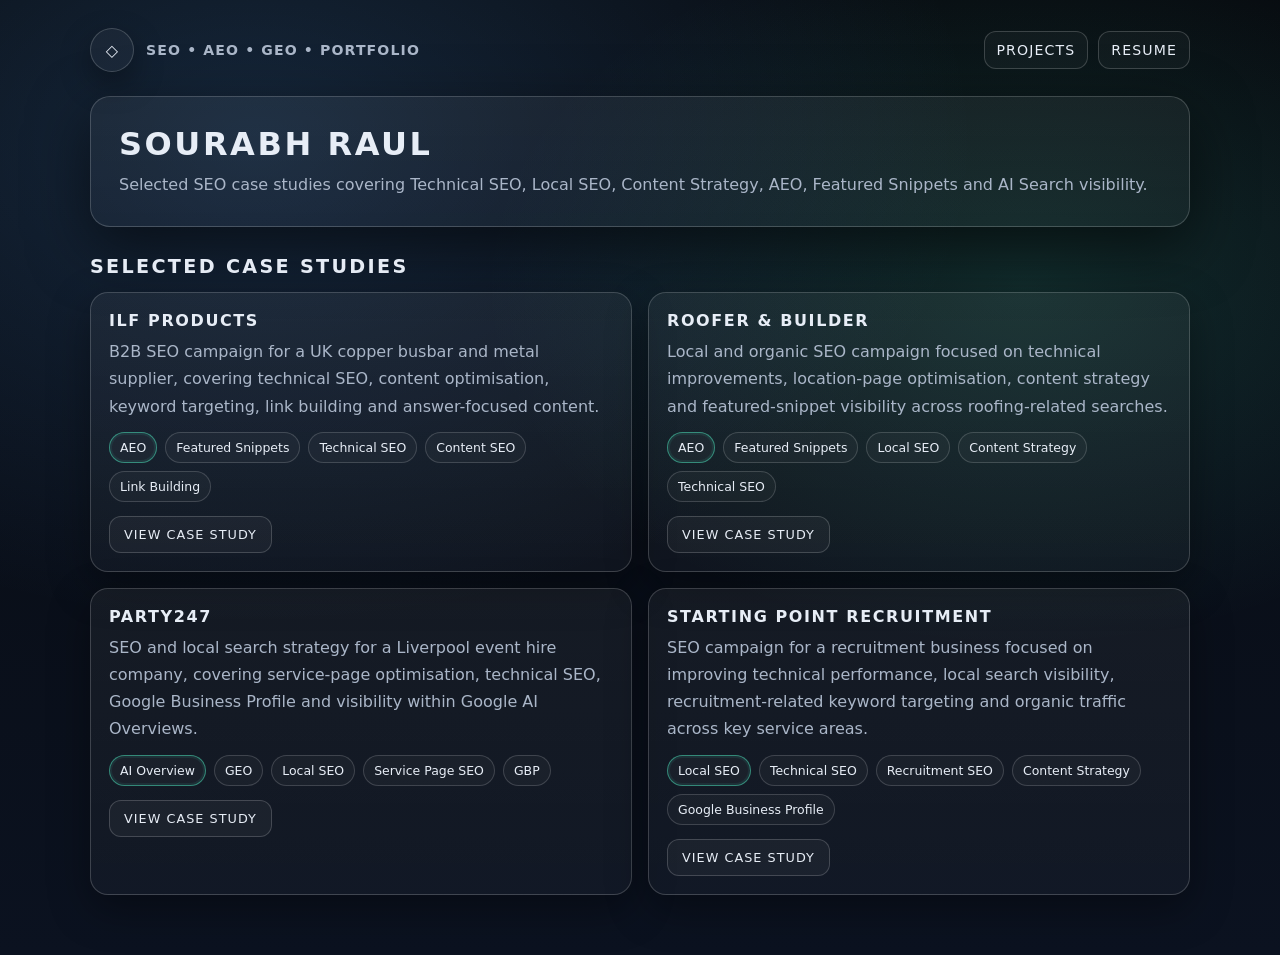
<file: index.html>
<!doctype html>
<html lang="en">

<head>
  <meta charset="utf-8" />

  <meta
    name="viewport"
    content="width=device-width, initial-scale=1"
  />

  <title>SEO Portfolio | Sourabh Raul</title>

  <meta
    name="description"
    content="SEO case studies covering Technical SEO, Local SEO, Content Strategy, AEO, Featured Snippets and AI Search visibility."
  />

  <!-- Keep this portfolio out of search engines -->
  <meta
    name="robots"
    content="noindex, nofollow, noarchive"
  />

  <link
    rel="canonical"
    href="https://sourabhraul95.github.io/seo-portfolio/"
  />

  <link
    rel="stylesheet"
    href="assets/css/style.css"
  />

</head>


<body>

  <div class="container">


    <!-- Header -->

    <header class="topbar">

      <div class="brand">

        <div class="logo">
          ◇
        </div>

        <div class="brand-title">
          SEO • AEO • GEO • Portfolio
        </div>

      </div>


      <nav class="nav" aria-label="Portfolio navigation">

        <a href="#projects">
          Projects
        </a>

        <a
          href="https://sourabhraul95.github.io/"
          target="_blank"
          rel="noopener noreferrer"
        >
          Resume
        </a>

      </nav>

    </header>



    <!-- Hero -->

    <section class="hero">

      <h1>
        Sourabh Raul
      </h1>

      <p>
        Selected SEO case studies covering Technical SEO, Local SEO,
        Content Strategy, AEO, Featured Snippets and AI Search visibility.
      </p>

    </section>



    <!-- Selected Case Studies -->

    <h2
      id="projects"
      class="section-title"
    >
      Selected Case Studies
    </h2>


    <div class="projects-grid">


      <!-- ILF PRODUCTS -->

      <div class="card">

        <h2>
          ILF Products
        </h2>

        <p>
          B2B SEO campaign for a UK copper busbar and metal supplier,
          covering technical SEO, content optimisation, keyword targeting,
          link building and answer-focused content.
        </p>

        <div class="chips">

          <span class="chip accent">
            AEO
          </span>

          <span class="chip">
            Featured Snippets
          </span>

          <span class="chip">
            Technical SEO
          </span>

          <span class="chip">
            Content SEO
          </span>

          <span class="chip">
            Link Building
          </span>

        </div>

        <a
          class="btn"
          href="ilf-products.html"
        >
          View Case Study
        </a>

      </div>



      <!-- ROOFER & BUILDER -->

      <div class="card">

        <h2>
          Roofer &amp; Builder
        </h2>

        <p>
          Local and organic SEO campaign focused on technical improvements,
          location-page optimisation, content strategy and featured-snippet
          visibility across roofing-related searches.
        </p>

        <div class="chips">

          <span class="chip accent">
            AEO
          </span>

          <span class="chip">
            Featured Snippets
          </span>

          <span class="chip">
            Local SEO
          </span>

          <span class="chip">
            Content Strategy
          </span>

          <span class="chip">
            Technical SEO
          </span>

        </div>

        <a
          class="btn"
          href="roofer-builder.html"
        >
          View Case Study
        </a>

      </div>



      <!-- PARTY247 -->

      <div class="card">

        <h2>
          Party247
        </h2>

        <p>
          SEO and local search strategy for a Liverpool event hire company,
          covering service-page optimisation, technical SEO, Google Business
          Profile and visibility within Google AI Overviews.
        </p>

        <div class="chips">

          <span class="chip accent">
            AI Overview
          </span>

          <span class="chip">
            GEO
          </span>

          <span class="chip">
            Local SEO
          </span>

          <span class="chip">
            Service Page SEO
          </span>

          <span class="chip">
            GBP
          </span>

        </div>

        <a
          class="btn"
          href="party247.html"
        >
          View Case Study
        </a>

      </div>



      <!-- STARTING POINT RECRUITMENT -->

      <div class="card">

        <h2>
          Starting Point Recruitment
        </h2>

        <p>
          SEO campaign for a recruitment business focused on improving
          technical performance, local search visibility, recruitment-related
          keyword targeting and organic traffic across key service areas.
        </p>

        <div class="chips">

          <span class="chip accent">
            Local SEO
          </span>

          <span class="chip">
            Technical SEO
          </span>

          <span class="chip">
            Recruitment SEO
          </span>

          <span class="chip">
            Content Strategy
          </span>

          <span class="chip">
            Google Business Profile
          </span>

        </div>

        <a
          class="btn"
          href="starting-point-recruitment.html"
        >
          View Case Study
        </a>

      </div>


    </div>

</body>

</html>
</file>
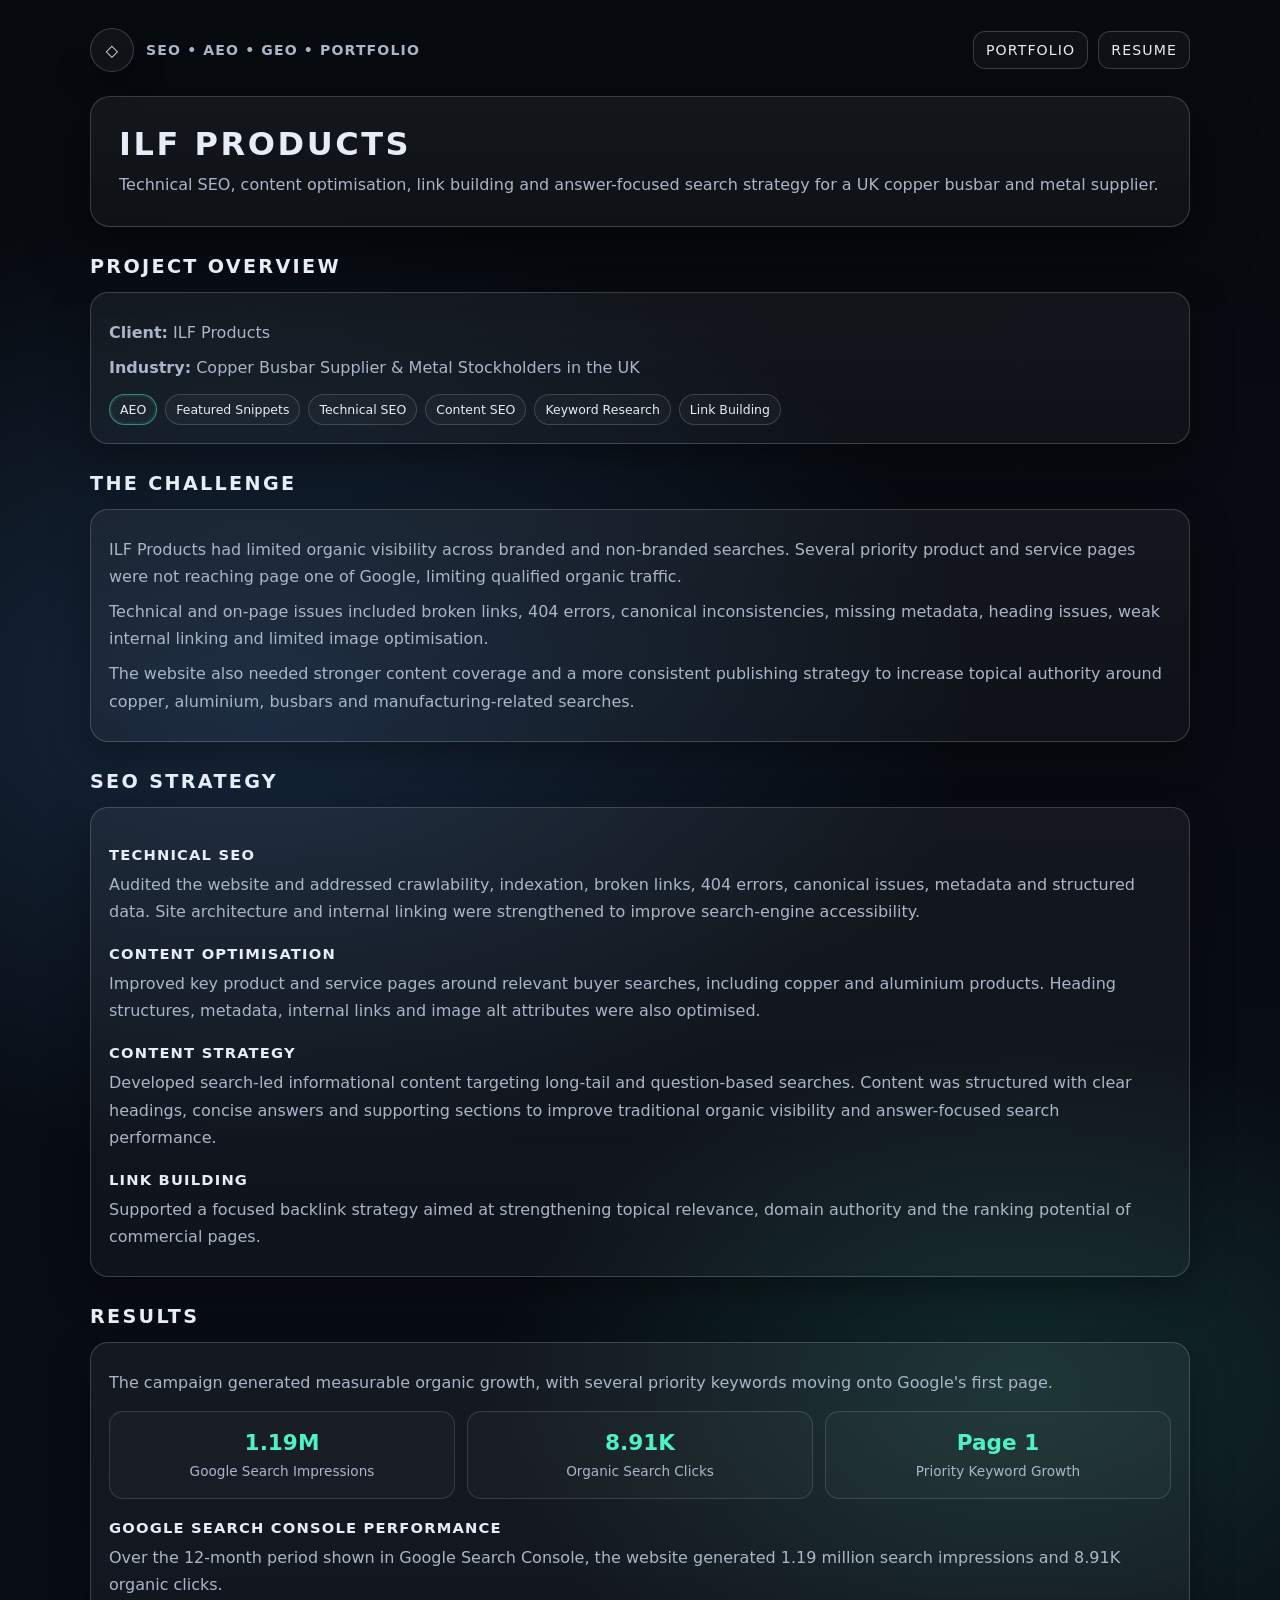
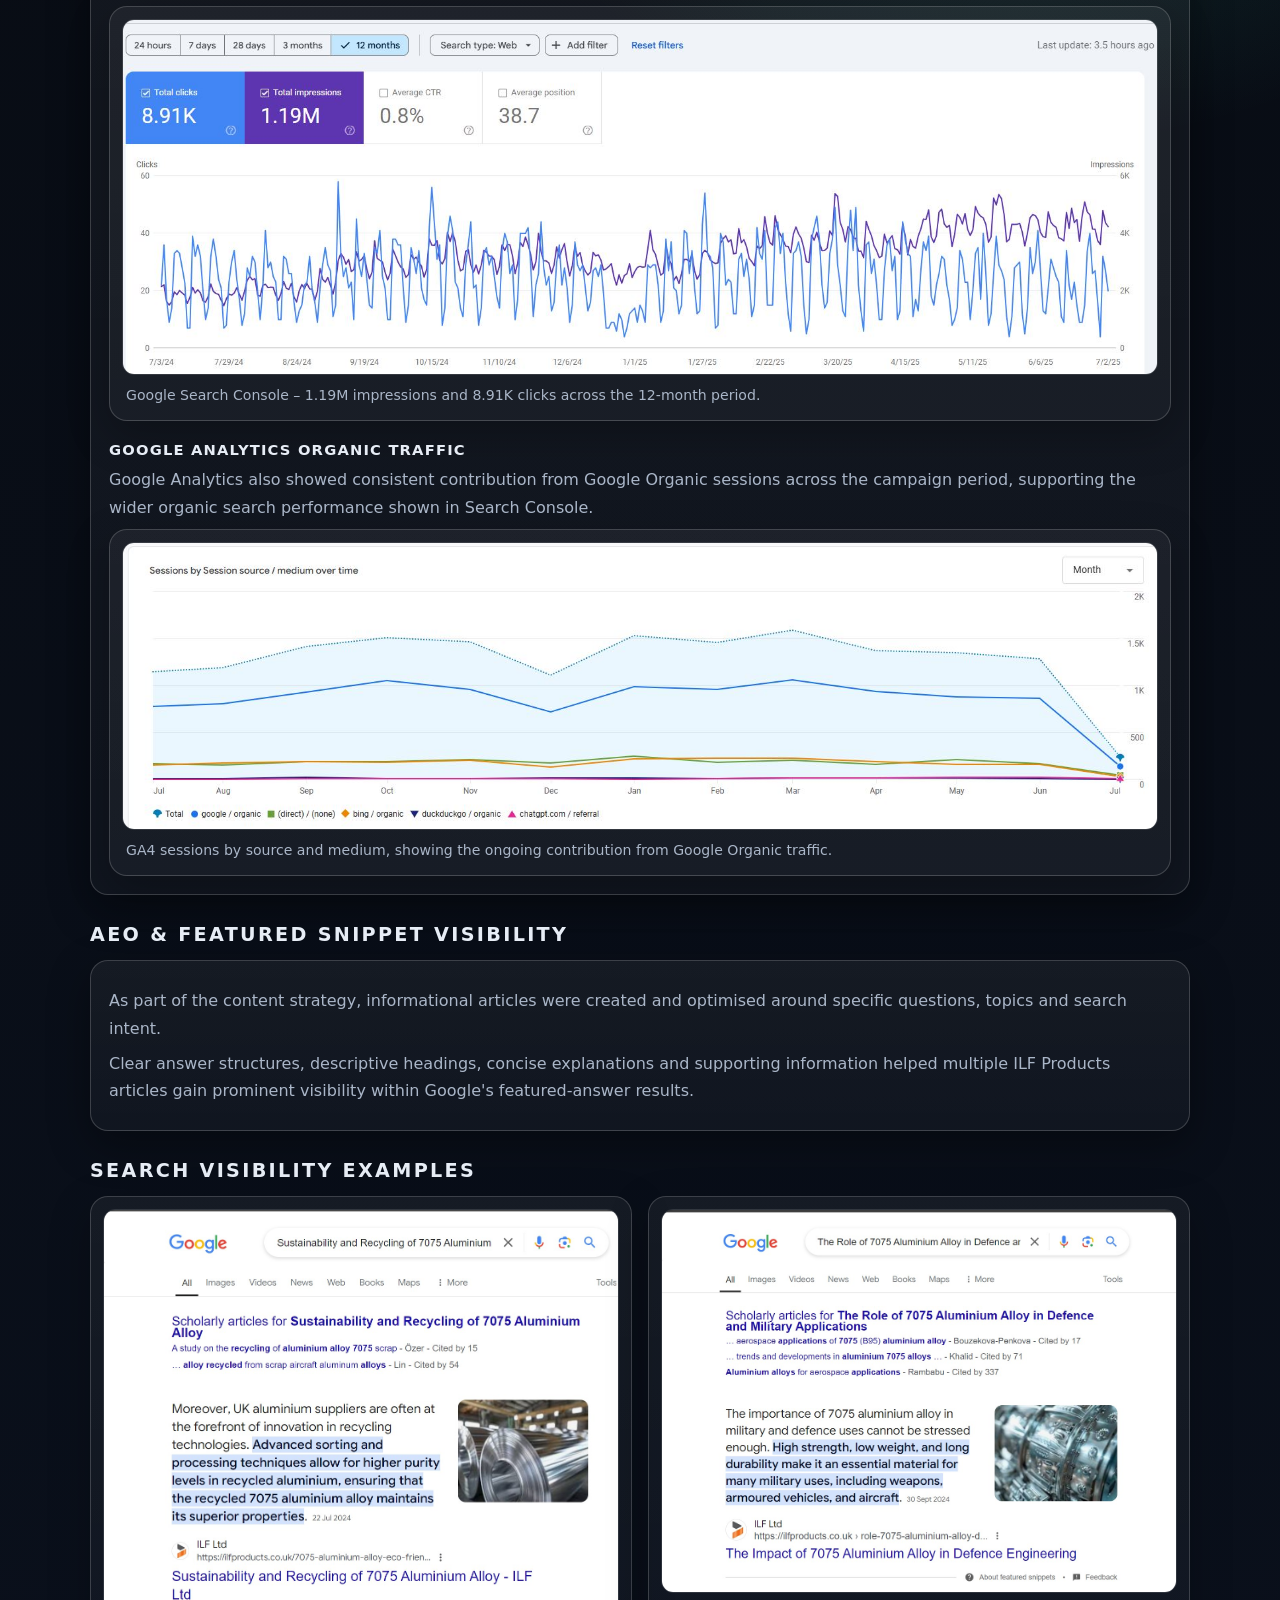
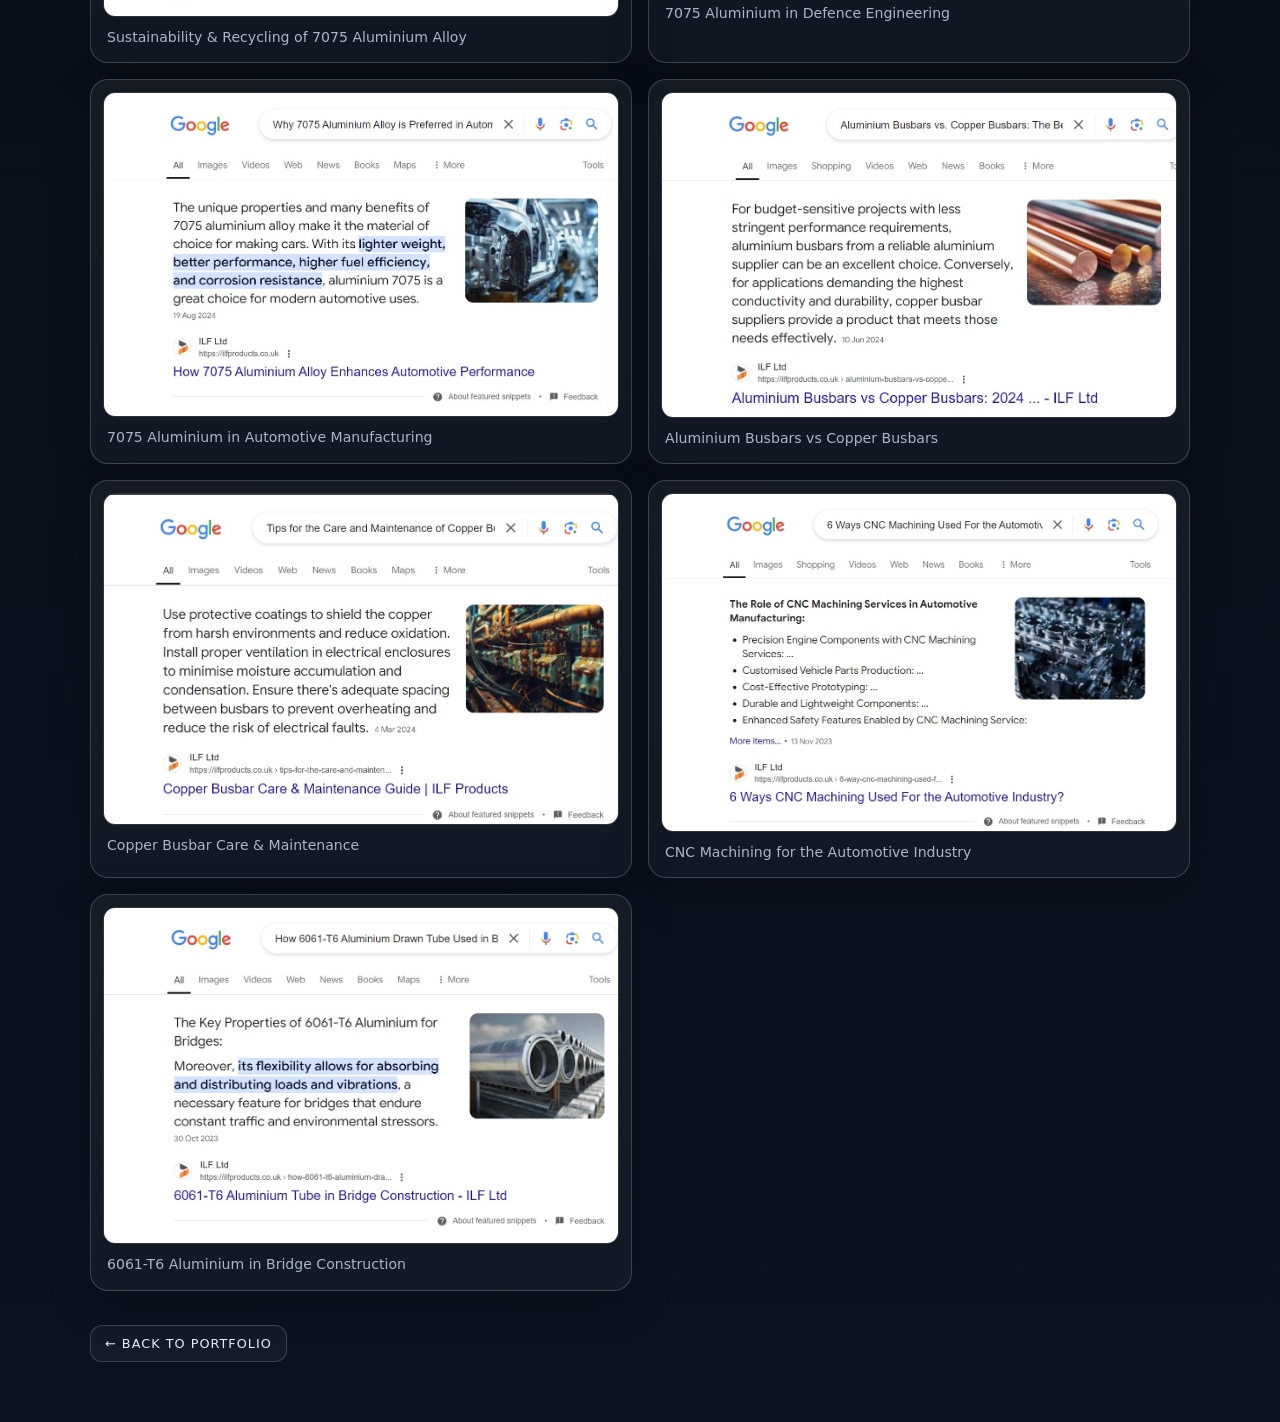
<file: ilf-products.html>
<!doctype html>
<html lang="en">

<head>
  <meta charset="utf-8" />

  <meta
    name="viewport"
    content="width=device-width, initial-scale=1"
  />

  <title>ILF Products SEO Case Study | Sourabh Raul</title>

  <meta
    name="description"
    content="ILF Products SEO case study covering technical SEO, content optimisation, link building, AEO and featured snippet visibility."
  />

  <meta
    name="robots"
    content="noindex, nofollow, noarchive"
  />

  <link
    rel="stylesheet"
    href="assets/css/style.css"
  />

</head>


<body>

<div class="container">


  <!-- Header -->

  <header class="topbar">

    <div class="brand">

      <div class="logo">
        ◇
      </div>

      <div class="brand-title">
        SEO • AEO • GEO • Portfolio
      </div>

    </div>


    <nav class="nav">

      <a href="index.html">
        Portfolio
      </a>

      <a
        href="https://sourabhraul95.github.io/"
        target="_blank"
        rel="noopener noreferrer"
      >
        Resume
      </a>

    </nav>

  </header>



  <!-- Case Study Introduction -->

  <section class="hero">

    <h1>
      ILF Products
    </h1>

    <p>
      Technical SEO, content optimisation, link building and
      answer-focused search strategy for a UK copper busbar
      and metal supplier.
    </p>

  </section>



  <!-- Overview -->

  <h2 class="section-title">
    Project Overview
  </h2>

  <div class="card">

    <p>
      <strong>Client:</strong> ILF Products
    </p>

    <p>
      <strong>Industry:</strong>
      Copper Busbar Supplier &amp; Metal Stockholders in the UK
    </p>

    <div class="chips">

      <span class="chip accent">
        AEO
      </span>

      <span class="chip">
        Featured Snippets
      </span>

      <span class="chip">
        Technical SEO
      </span>

      <span class="chip">
        Content SEO
      </span>

      <span class="chip">
        Keyword Research
      </span>

      <span class="chip">
        Link Building
      </span>

    </div>

  </div>



  <!-- Challenge -->

  <h2 class="section-title">
    The Challenge
  </h2>

  <div class="card">

    <p>
      ILF Products had limited organic visibility across branded
      and non-branded searches. Several priority product and service
      pages were not reaching page one of Google, limiting qualified
      organic traffic.
    </p>

    <p>
      Technical and on-page issues included broken links, 404 errors,
      canonical inconsistencies, missing metadata, heading issues,
      weak internal linking and limited image optimisation.
    </p>

    <p>
      The website also needed stronger content coverage and a more
      consistent publishing strategy to increase topical authority
      around copper, aluminium, busbars and manufacturing-related
      searches.
    </p>

  </div>



  <!-- Strategy -->

  <h2 class="section-title">
    SEO Strategy
  </h2>

  <div class="card">

    <h3>
      Technical SEO
    </h3>

    <p>
      Audited the website and addressed crawlability, indexation,
      broken links, 404 errors, canonical issues, metadata and
      structured data. Site architecture and internal linking were
      strengthened to improve search-engine accessibility.
    </p>


    <h3>
      Content Optimisation
    </h3>

    <p>
      Improved key product and service pages around relevant
      buyer searches, including copper and aluminium products.
      Heading structures, metadata, internal links and image alt
      attributes were also optimised.
    </p>


    <h3>
      Content Strategy
    </h3>

    <p>
      Developed search-led informational content targeting
      long-tail and question-based searches. Content was structured
      with clear headings, concise answers and supporting sections
      to improve traditional organic visibility and answer-focused
      search performance.
    </p>


    <h3>
      Link Building
    </h3>

    <p>
      Supported a focused backlink strategy aimed at strengthening
      topical relevance, domain authority and the ranking potential
      of commercial pages.
    </p>

  </div>



  <!-- Results -->

  <h2 class="section-title">
    Results
  </h2>

  <div class="card">

    <p>
      The campaign generated measurable organic growth, with several
      priority keywords moving onto Google's first page.
    </p>


    <div class="stats-grid">

      <div class="stat">
        <strong>1.19M</strong>
        <span>Google Search Impressions</span>
      </div>

      <div class="stat">
        <strong>8.91K</strong>
        <span>Organic Search Clicks</span>
      </div>

      <div class="stat">
        <strong>Page 1</strong>
        <span>Priority Keyword Growth</span>
      </div>

    </div>


    <!-- GSC Performance -->

    <h3>
      Google Search Console Performance
    </h3>

    <p>
      Over the 12-month period shown in Google Search Console,
      the website generated 1.19 million search impressions and
      8.91K organic clicks.
    </p>

    <div class="case-image">

      <img
        src="assets/img/ilf/ilf-gsc-performance.JPG"
        alt="ILF Products Google Search Console performance showing 1.19 million impressions and 8.91 thousand clicks"
        loading="lazy"
      />

      <p>
        Google Search Console – 1.19M impressions and
        8.91K clicks across the 12-month period.
      </p>

    </div>


    <!-- GA4 Performance -->

    <h3>
      Google Analytics Organic Traffic
    </h3>

    <p>
      Google Analytics also showed consistent contribution from
      Google Organic sessions across the campaign period, supporting
      the wider organic search performance shown in Search Console.
    </p>

    <div class="case-image">

      <img
        src="assets/img/ilf/ilf-ga4-organic-sessions.JPG"
        alt="ILF Products Google Analytics sessions by source and medium showing Google organic traffic"
        loading="lazy"
      />

      <p>
        GA4 sessions by source and medium, showing the ongoing
        contribution from Google Organic traffic.
      </p>

    </div>

  </div>



  <!-- AEO -->

  <h2 class="section-title">
    AEO &amp; Featured Snippet Visibility
  </h2>

  <div class="card">

    <p>
      As part of the content strategy, informational articles were
      created and optimised around specific questions, topics and
      search intent.
    </p>

    <p>
      Clear answer structures, descriptive headings, concise
      explanations and supporting information helped multiple
      ILF Products articles gain prominent visibility within
      Google's featured-answer results.
    </p>

  </div>



  <!-- Screenshot Gallery -->

  <h2 class="section-title">
    Search Visibility Examples
  </h2>


  <div class="case-gallery">


    <div class="case-image">

      <img
        src="assets/img/ilf/ilf-7075-sustainability.jpg.jpg"
        alt="ILF Products 7075 aluminium sustainability featured search result"
        loading="lazy"
      />

      <p>
        Sustainability &amp; Recycling of 7075 Aluminium Alloy
      </p>

    </div>


    <div class="case-image">

      <img
        src="assets/img/ilf/ilf-7075-defence.jpg.jpg"
        alt="ILF Products 7075 aluminium defence featured search result"
        loading="lazy"
      />

      <p>
        7075 Aluminium in Defence Engineering
      </p>

    </div>


    <div class="case-image">

      <img
        src="assets/img/ilf/ilf-7075-automotive.jpg.jpg"
        alt="ILF Products automotive aluminium featured search result"
        loading="lazy"
      />

      <p>
        7075 Aluminium in Automotive Manufacturing
      </p>

    </div>


    <div class="case-image">

      <img
        src="assets/img/ilf/ilf-busbar-comparison.jpg.jpg"
        alt="ILF Products aluminium versus copper busbars featured result"
        loading="lazy"
      />

      <p>
        Aluminium Busbars vs Copper Busbars
      </p>

    </div>


    <div class="case-image">

      <img
        src="assets/img/ilf/ilf-copper-busbar-care.jpg.jpg"
        alt="ILF Products copper busbar maintenance featured result"
        loading="lazy"
      />

      <p>
        Copper Busbar Care &amp; Maintenance
      </p>

    </div>


    <div class="case-image">

      <img
        src="assets/img/ilf/ilf-cnc-automotive.jpg.jpg"
        alt="ILF Products CNC automotive featured search result"
        loading="lazy"
      />

      <p>
        CNC Machining for the Automotive Industry
      </p>

    </div>


    <div class="case-image">

      <img
        src="assets/img/ilf/ilf-6061-bridge.jpg.jpg"
        alt="ILF Products aluminium bridge construction featured result"
        loading="lazy"
      />

      <p>
        6061-T6 Aluminium in Bridge Construction
      </p>

    </div>


  </div>



  <!-- Back Button -->

  <div class="btn-row">

    <a
      class="btn"
      href="index.html"
    >
      ← Back to Portfolio
    </a>

  </div>


</div>

</body>

</html>
</file>
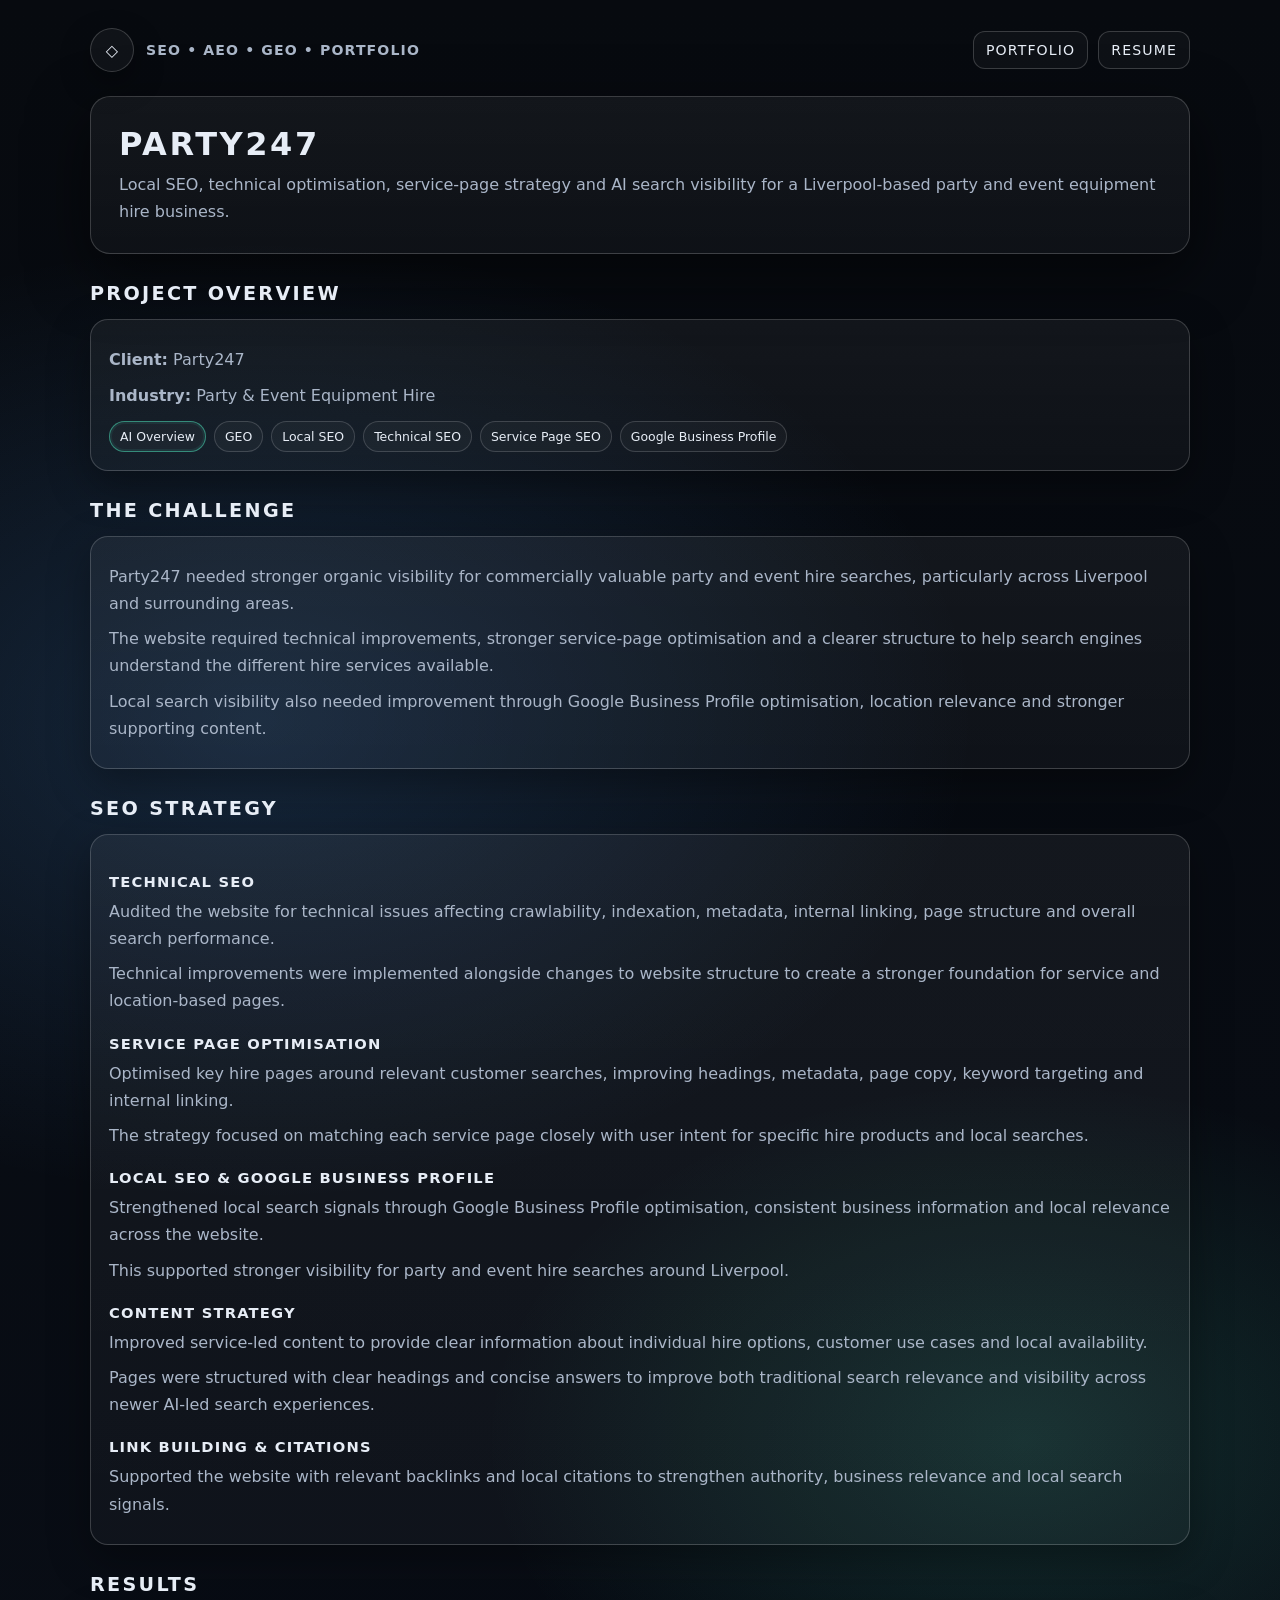
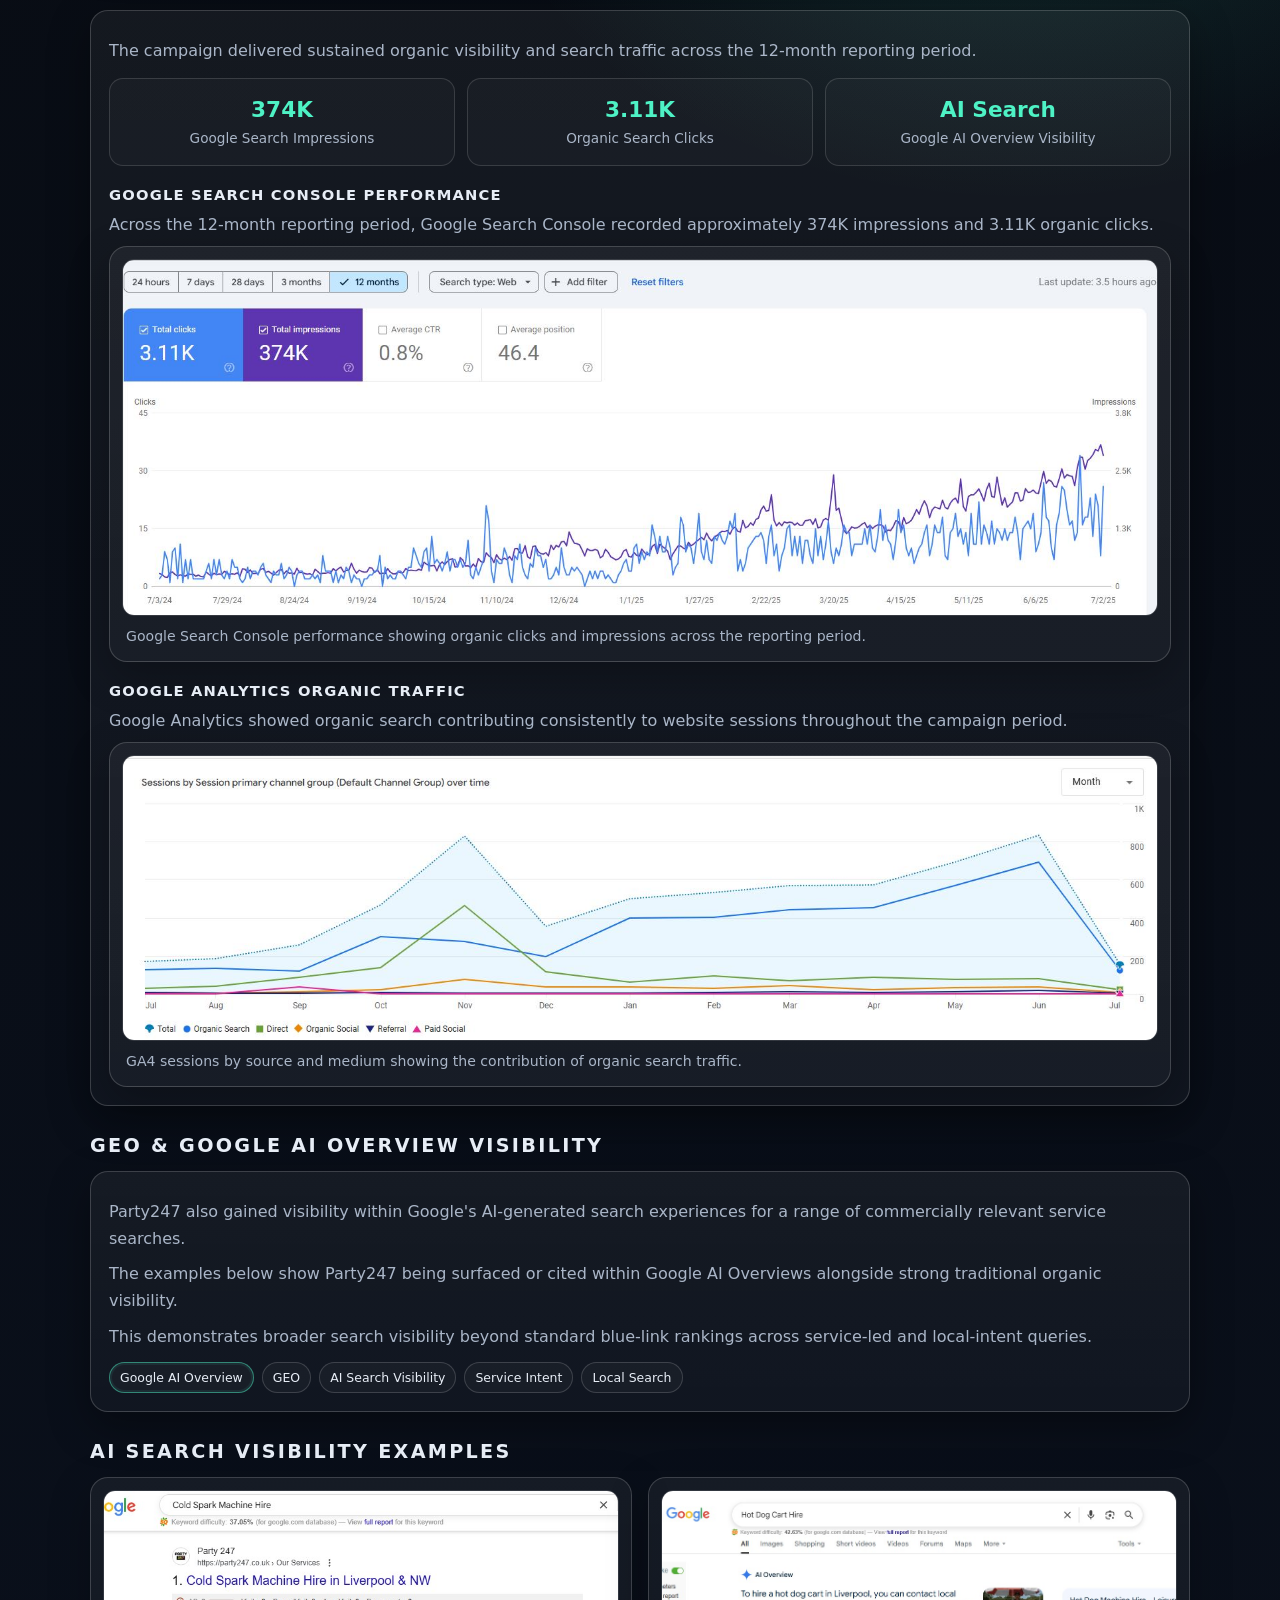
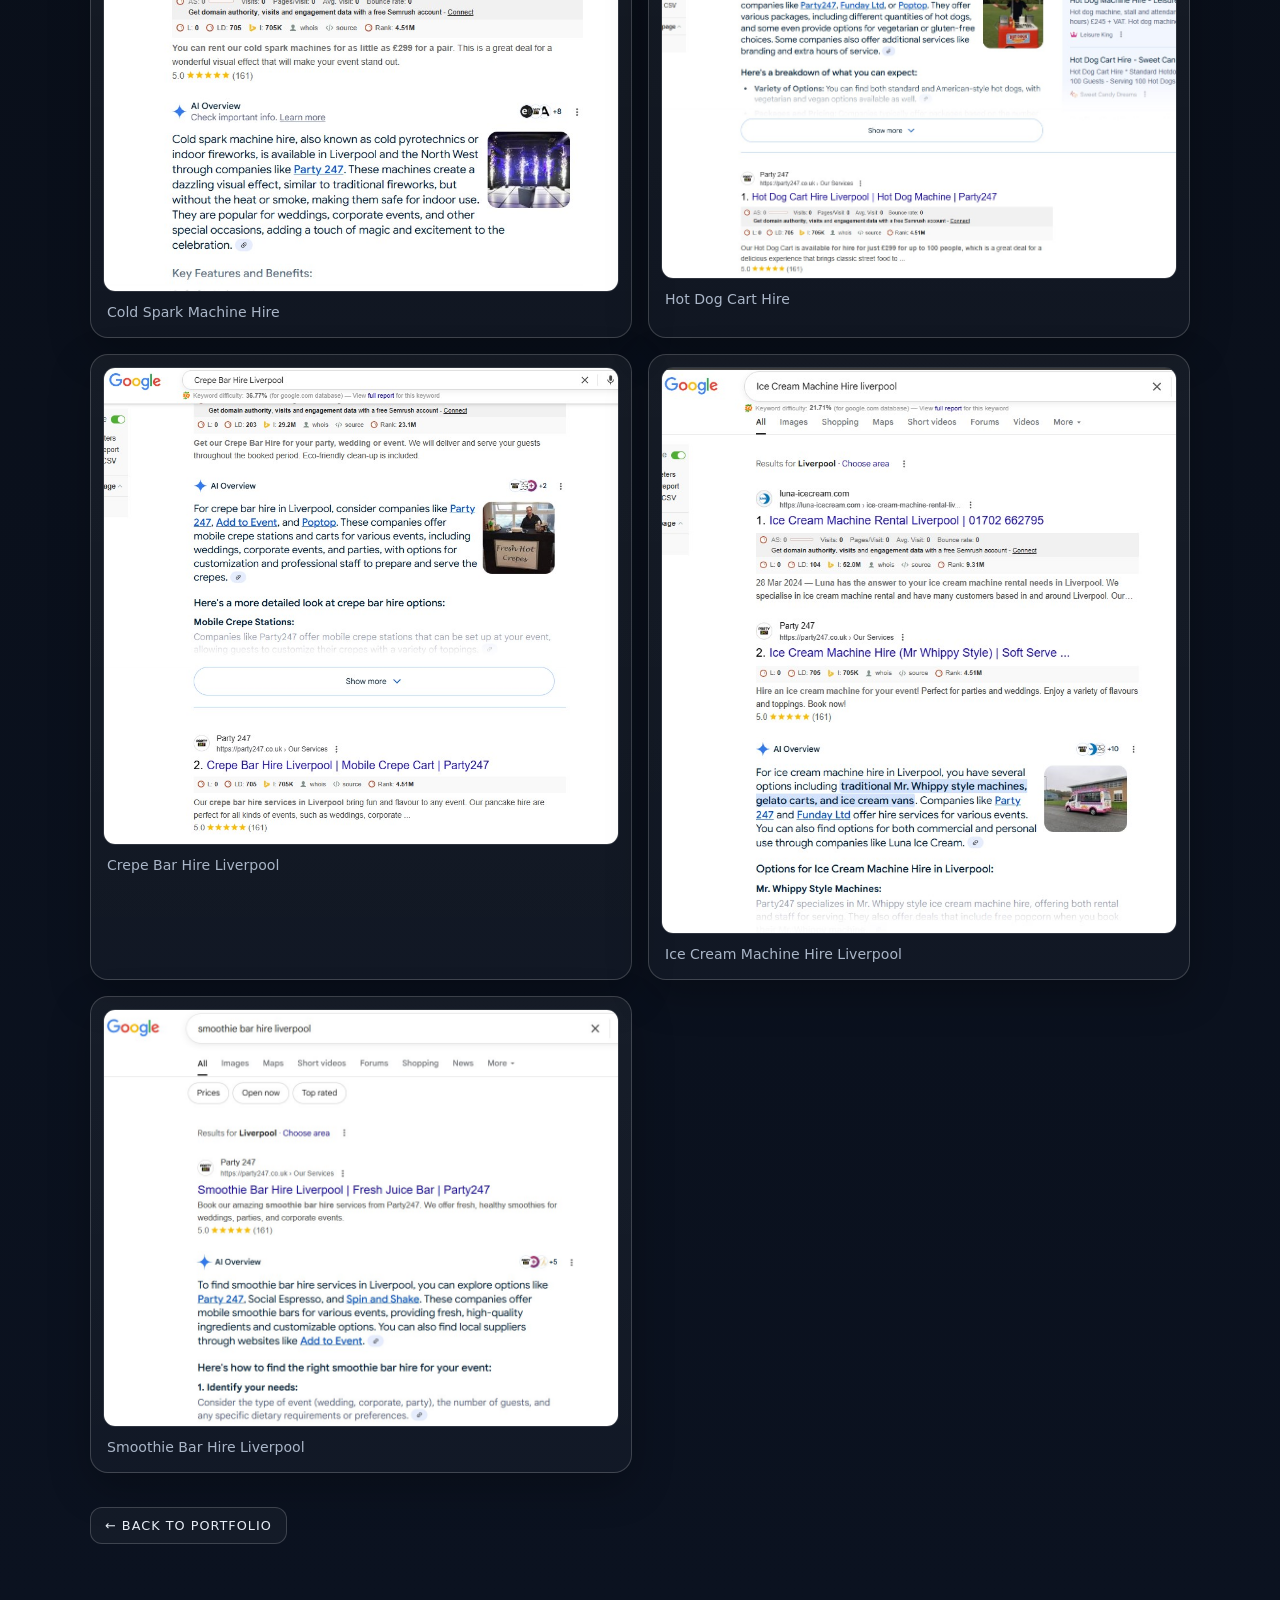
<file: party247.html>
<!doctype html>
<html lang="en">

<head>
  <meta charset="utf-8" />

  <meta
    name="viewport"
    content="width=device-width, initial-scale=1"
  />

  <title>Party247 SEO & AI Search Case Study | Sourabh Raul</title>

  <meta
    name="description"
    content="Party247 SEO case study covering technical SEO, local SEO, service-page optimisation, Google Business Profile and Google AI Overview visibility."
  />

  <meta
    name="robots"
    content="noindex, nofollow, noarchive"
  />

  <link
    rel="stylesheet"
    href="assets/css/style.css"
  />

</head>


<body>

<div class="container">


  <!-- Header -->

  <header class="topbar">

    <div class="brand">

      <div class="logo">
        ◇
      </div>

      <div class="brand-title">
        SEO • AEO • GEO • Portfolio
      </div>

    </div>


    <nav class="nav">

      <a href="index.html">
        Portfolio
      </a>

      <a
        href="https://sourabhraul95.github.io/"
        target="_blank"
        rel="noopener noreferrer"
      >
        Resume
      </a>

    </nav>

  </header>



  <!-- Introduction -->

  <section class="hero">

    <h1>
      Party247
    </h1>

    <p>
      Local SEO, technical optimisation, service-page strategy
      and AI search visibility for a Liverpool-based party
      and event equipment hire business.
    </p>

  </section>



  <!-- Project Overview -->

  <h2 class="section-title">
    Project Overview
  </h2>

  <div class="card">

    <p>
      <strong>Client:</strong>
      Party247
    </p>

    <p>
      <strong>Industry:</strong>
      Party &amp; Event Equipment Hire
    </p>


    <div class="chips">

      <span class="chip accent">
        AI Overview
      </span>

      <span class="chip">
        GEO
      </span>

      <span class="chip">
        Local SEO
      </span>

      <span class="chip">
        Technical SEO
      </span>

      <span class="chip">
        Service Page SEO
      </span>

      <span class="chip">
        Google Business Profile
      </span>

    </div>

  </div>



  <!-- Challenge -->

  <h2 class="section-title">
    The Challenge
  </h2>

  <div class="card">

    <p>
      Party247 needed stronger organic visibility for
      commercially valuable party and event hire searches,
      particularly across Liverpool and surrounding areas.
    </p>

    <p>
      The website required technical improvements, stronger
      service-page optimisation and a clearer structure to
      help search engines understand the different hire
      services available.
    </p>

    <p>
      Local search visibility also needed improvement through
      Google Business Profile optimisation, location relevance
      and stronger supporting content.
    </p>

  </div>



  <!-- SEO Strategy -->

  <h2 class="section-title">
    SEO Strategy
  </h2>

  <div class="card">


    <h3>
      Technical SEO
    </h3>

    <p>
      Audited the website for technical issues affecting
      crawlability, indexation, metadata, internal linking,
      page structure and overall search performance.
    </p>

    <p>
      Technical improvements were implemented alongside
      changes to website structure to create a stronger
      foundation for service and location-based pages.
    </p>



    <h3>
      Service Page Optimisation
    </h3>

    <p>
      Optimised key hire pages around relevant customer
      searches, improving headings, metadata, page copy,
      keyword targeting and internal linking.
    </p>

    <p>
      The strategy focused on matching each service page
      closely with user intent for specific hire products
      and local searches.
    </p>



    <h3>
      Local SEO &amp; Google Business Profile
    </h3>

    <p>
      Strengthened local search signals through Google
      Business Profile optimisation, consistent business
      information and local relevance across the website.
    </p>

    <p>
      This supported stronger visibility for party and
      event hire searches around Liverpool.
    </p>



    <h3>
      Content Strategy
    </h3>

    <p>
      Improved service-led content to provide clear information
      about individual hire options, customer use cases and
      local availability.
    </p>

    <p>
      Pages were structured with clear headings and concise
      answers to improve both traditional search relevance
      and visibility across newer AI-led search experiences.
    </p>



    <h3>
      Link Building &amp; Citations
    </h3>

    <p>
      Supported the website with relevant backlinks and
      local citations to strengthen authority, business
      relevance and local search signals.
    </p>

  </div>



  <!-- Results -->

  <h2 class="section-title">
    Results
  </h2>

  <div class="card">

    <p>
      The campaign delivered sustained organic visibility
      and search traffic across the 12-month reporting period.
    </p>


    <div class="stats-grid">

      <div class="stat">
        <strong>374K</strong>
        <span>Google Search Impressions</span>
      </div>

      <div class="stat">
        <strong>3.11K</strong>
        <span>Organic Search Clicks</span>
      </div>

      <div class="stat">
        <strong>AI Search</strong>
        <span>Google AI Overview Visibility</span>
      </div>

    </div>


    <!-- GSC -->

    <h3>
      Google Search Console Performance
    </h3>

    <p>
      Across the 12-month reporting period, Google Search
      Console recorded approximately 374K impressions and
      3.11K organic clicks.
    </p>

    <div class="case-image">

      <img
        src="assets/img/party247/party247-gsc-performance.JPG"
        alt="Party247 Google Search Console performance showing organic search clicks and impressions"
        loading="lazy"
      />

      <p>
        Google Search Console performance showing organic
        clicks and impressions across the reporting period.
      </p>

    </div>



    <!-- GA4 -->

    <h3>
      Google Analytics Organic Traffic
    </h3>

    <p>
      Google Analytics showed organic search contributing
      consistently to website sessions throughout the
      campaign period.
    </p>

    <div class="case-image">

      <img
        src="assets/img/party247/party247-ga4-organic-sessions.JPG"
        alt="Party247 Google Analytics organic search sessions"
        loading="lazy"
      />

      <p>
        GA4 sessions by source and medium showing the
        contribution of organic search traffic.
      </p>

    </div>

  </div>



  <!-- AI Search -->

  <h2 class="section-title">
    GEO &amp; Google AI Overview Visibility
  </h2>

  <div class="card">

    <p>
      Party247 also gained visibility within Google's
      AI-generated search experiences for a range of
      commercially relevant service searches.
    </p>

    <p>
      The examples below show Party247 being surfaced or
      cited within Google AI Overviews alongside strong
      traditional organic visibility.
    </p>

    <p>
      This demonstrates broader search visibility beyond
      standard blue-link rankings across service-led
      and local-intent queries.
    </p>

    <div class="chips">

      <span class="chip accent">
        Google AI Overview
      </span>

      <span class="chip">
        GEO
      </span>

      <span class="chip">
        AI Search Visibility
      </span>

      <span class="chip">
        Service Intent
      </span>

      <span class="chip">
        Local Search
      </span>

    </div>

  </div>



  <!-- AI Overview Examples -->

  <h2 class="section-title">
    AI Search Visibility Examples
  </h2>


  <div class="case-gallery">


    <div class="case-image">

      <img
        src="assets/img/party247/party247-cold-spark-ai-overview.jpg"
        alt="Party247 visibility in Google AI Overview for Cold Spark Machine Hire"
        loading="lazy"
      />

      <p>
        Cold Spark Machine Hire
      </p>

    </div>



    <div class="case-image">

      <img
        src="assets/img/party247/party247-hot-dog-ai-overview.jpg"
        alt="Party247 visibility in Google AI Overview for Hot Dog Cart Hire"
        loading="lazy"
      />

      <p>
        Hot Dog Cart Hire
      </p>

    </div>



    <div class="case-image">

      <img
        src="assets/img/party247/party247-crepe-bar-ai-overview.jpg"
        alt="Party247 visibility in Google AI Overview for Crepe Bar Hire Liverpool"
        loading="lazy"
      />

      <p>
        Crepe Bar Hire Liverpool
      </p>

    </div>



    <div class="case-image">

      <img
        src="assets/img/party247/party247-ice-cream-ai-overview.jpg"
        alt="Party247 visibility in Google AI Overview for Ice Cream Machine Hire Liverpool"
        loading="lazy"
      />

      <p>
        Ice Cream Machine Hire Liverpool
      </p>

    </div>



    <div class="case-image">

      <img
        src="assets/img/party247/party247-smoothie-ai-overview.jpg"
        alt="Party247 visibility in Google AI Overview for Smoothie Bar Hire Liverpool"
        loading="lazy"
      />

      <p>
        Smoothie Bar Hire Liverpool
      </p>

    </div>


  </div>



  <!-- Back Button -->

  <div class="btn-row">

    <a
      class="btn"
      href="index.html"
    >
      ← Back to Portfolio
    </a>

  </div>


</div>

</body>

</html>
</file>
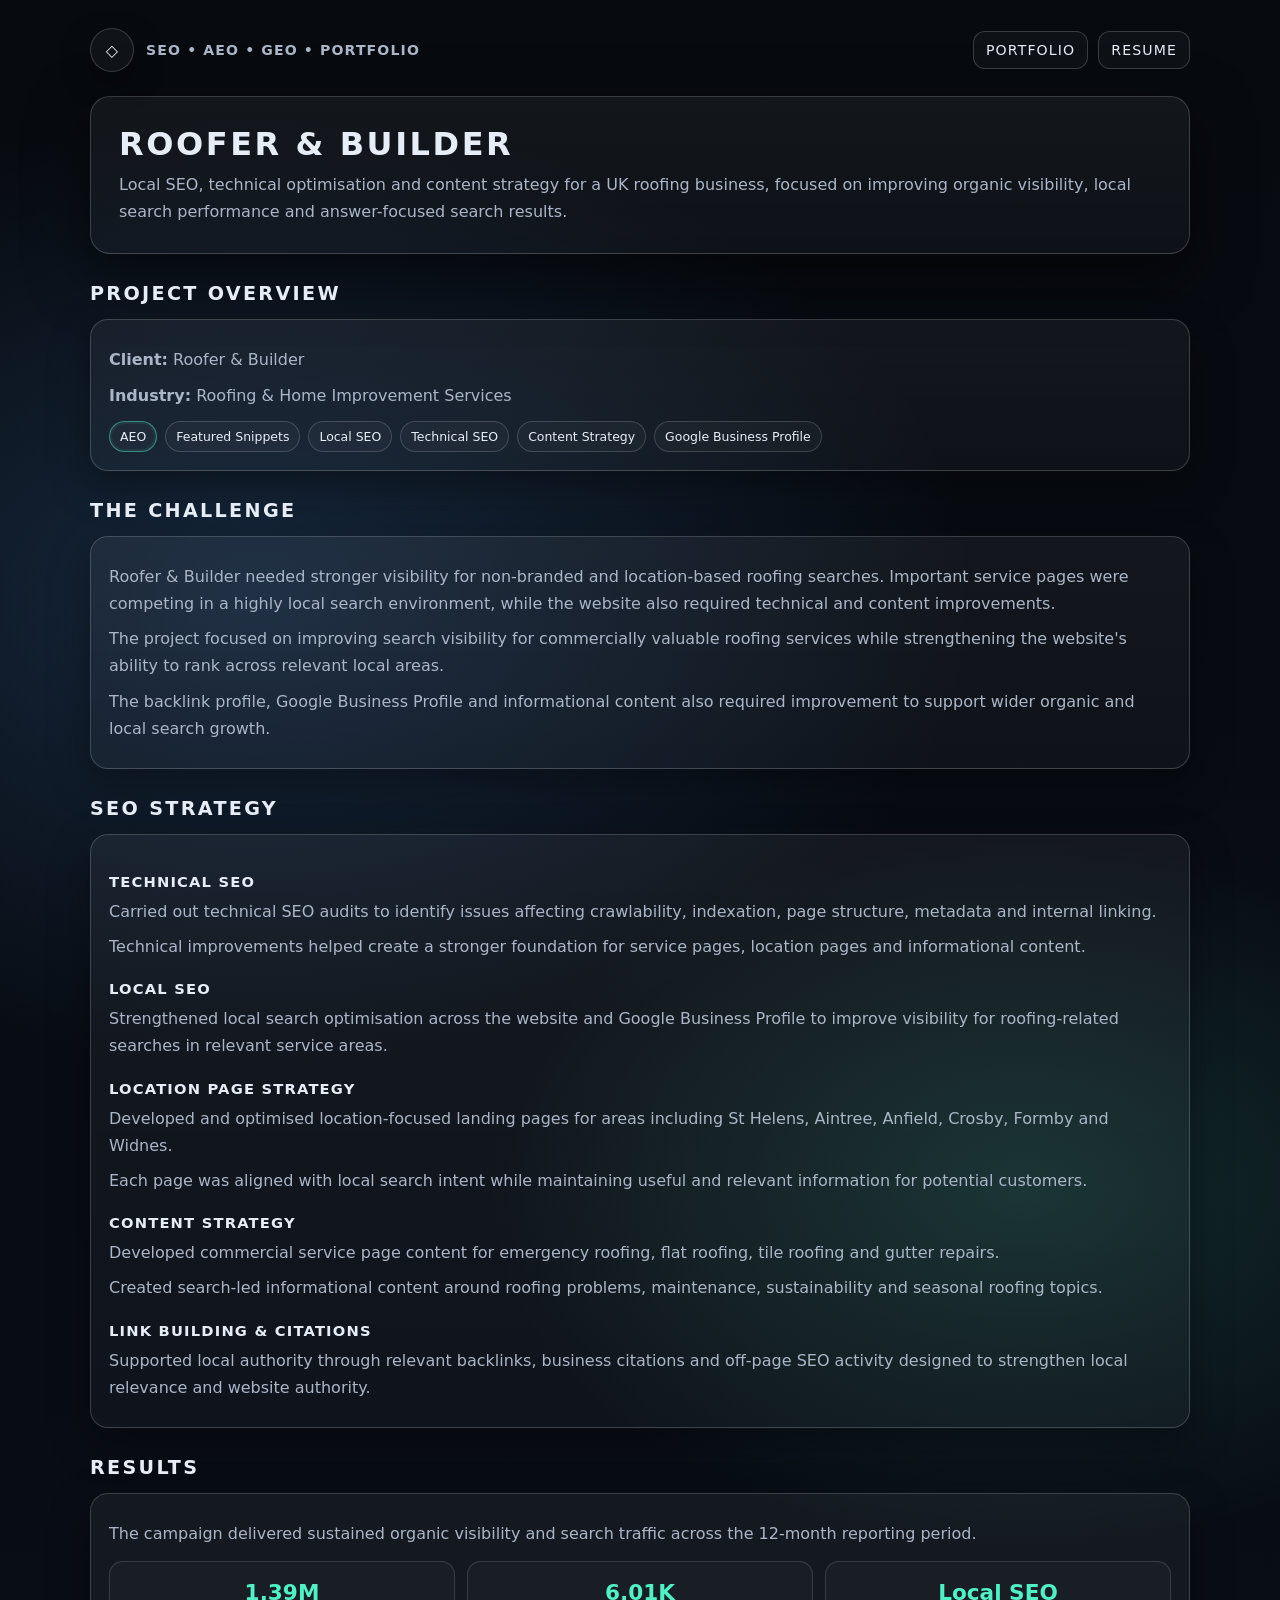
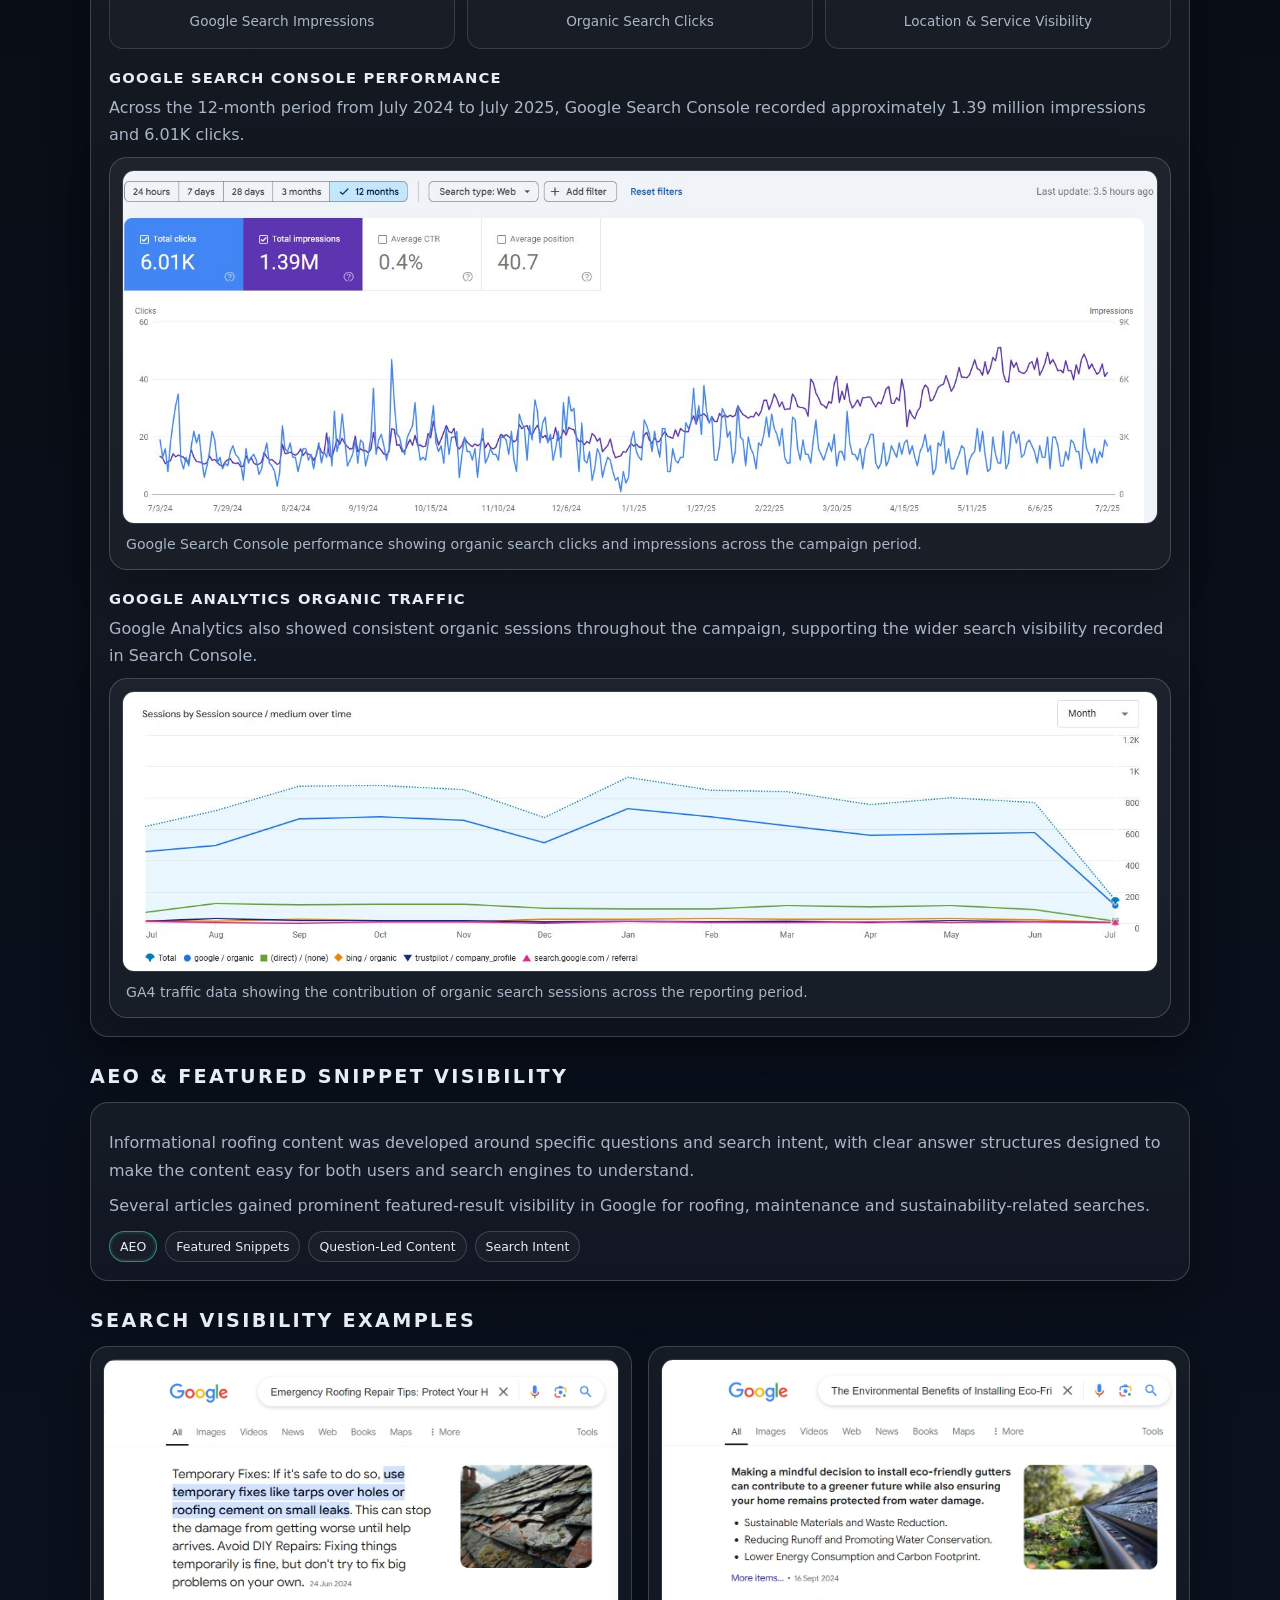
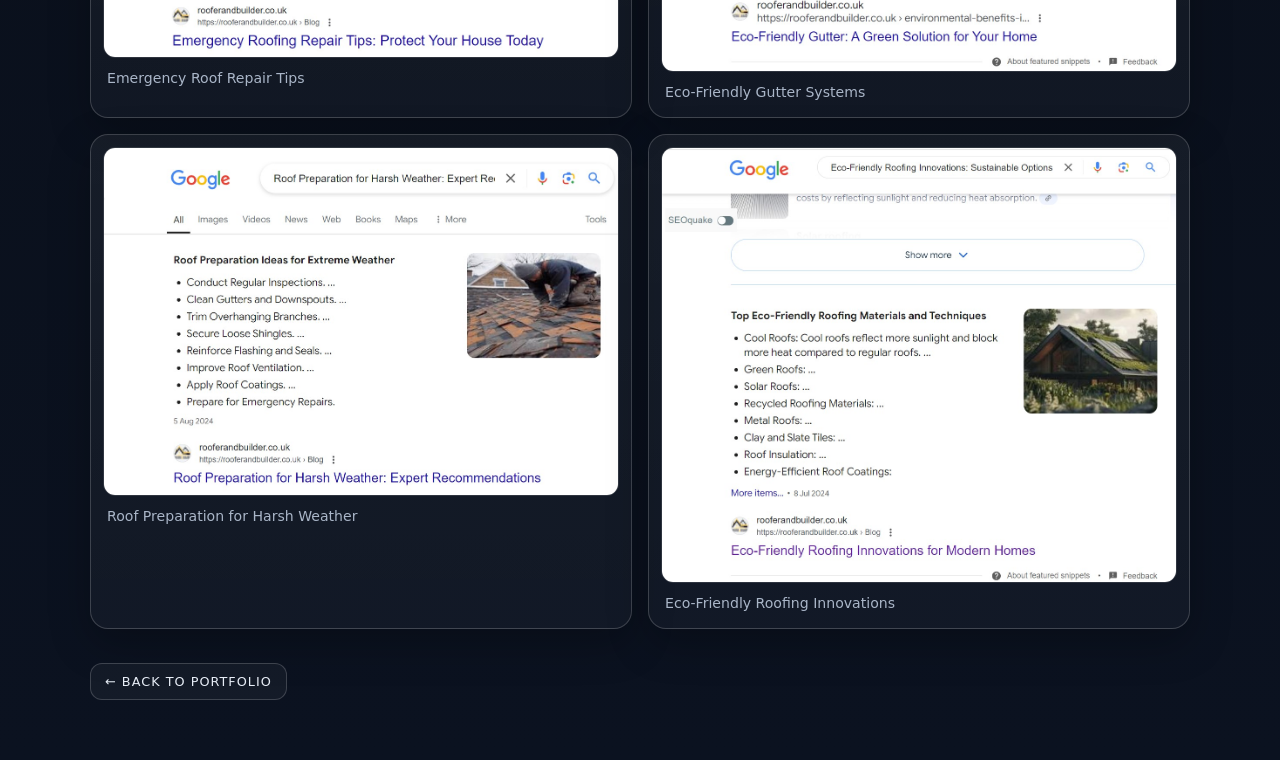
<file: roofer-builder.html>
<!doctype html>
<html lang="en">

<head>
  <meta charset="utf-8" />

  <meta
    name="viewport"
    content="width=device-width, initial-scale=1"
  />

  <title>Roofer & Builder SEO Case Study | Sourabh Raul</title>

  <meta
    name="description"
    content="Roofer & Builder SEO case study covering technical SEO, local SEO, content strategy, AEO and featured snippet visibility."
  />

  <meta
    name="robots"
    content="noindex, nofollow, noarchive"
  />

  <link
    rel="stylesheet"
    href="assets/css/style.css"
  />

</head>


<body>

<div class="container">


  <!-- Header -->

  <header class="topbar">

    <div class="brand">

      <div class="logo">
        ◇
      </div>

      <div class="brand-title">
        SEO • AEO • GEO • Portfolio
      </div>

    </div>


    <nav class="nav">

      <a href="index.html">
        Portfolio
      </a>

      <a
        href="https://sourabhraul95.github.io/"
        target="_blank"
        rel="noopener noreferrer"
      >
        Resume
      </a>

    </nav>

  </header>



  <!-- Introduction -->

  <section class="hero">

    <h1>
      Roofer &amp; Builder
    </h1>

    <p>
      Local SEO, technical optimisation and content strategy
      for a UK roofing business, focused on improving organic
      visibility, local search performance and answer-focused
      search results.
    </p>

  </section>



  <!-- Project Overview -->

  <h2 class="section-title">
    Project Overview
  </h2>

  <div class="card">

    <p>
      <strong>Client:</strong>
      Roofer &amp; Builder
    </p>

    <p>
      <strong>Industry:</strong>
      Roofing &amp; Home Improvement Services
    </p>


    <div class="chips">

      <span class="chip accent">
        AEO
      </span>

      <span class="chip">
        Featured Snippets
      </span>

      <span class="chip">
        Local SEO
      </span>

      <span class="chip">
        Technical SEO
      </span>

      <span class="chip">
        Content Strategy
      </span>

      <span class="chip">
        Google Business Profile
      </span>

    </div>

  </div>



  <!-- Challenge -->

  <h2 class="section-title">
    The Challenge
  </h2>

  <div class="card">

    <p>
      Roofer &amp; Builder needed stronger visibility for
      non-branded and location-based roofing searches.
      Important service pages were competing in a highly
      local search environment, while the website also
      required technical and content improvements.
    </p>

    <p>
      The project focused on improving search visibility
      for commercially valuable roofing services while
      strengthening the website's ability to rank across
      relevant local areas.
    </p>

    <p>
      The backlink profile, Google Business Profile and
      informational content also required improvement to
      support wider organic and local search growth.
    </p>

  </div>



  <!-- SEO Strategy -->

  <h2 class="section-title">
    SEO Strategy
  </h2>

  <div class="card">


    <h3>
      Technical SEO
    </h3>

    <p>
      Carried out technical SEO audits to identify issues
      affecting crawlability, indexation, page structure,
      metadata and internal linking.
    </p>

    <p>
      Technical improvements helped create a stronger
      foundation for service pages, location pages and
      informational content.
    </p>


    <h3>
      Local SEO
    </h3>

    <p>
      Strengthened local search optimisation across the
      website and Google Business Profile to improve
      visibility for roofing-related searches in relevant
      service areas.
    </p>


    <h3>
      Location Page Strategy
    </h3>

    <p>
      Developed and optimised location-focused landing pages
      for areas including St Helens, Aintree, Anfield,
      Crosby, Formby and Widnes.
    </p>

    <p>
      Each page was aligned with local search intent while
      maintaining useful and relevant information for
      potential customers.
    </p>


    <h3>
      Content Strategy
    </h3>

    <p>
      Developed commercial service page content for emergency roofing, flat roofing, tile roofing and gutter repairs.
    </p>

    <p>
      Created search-led informational content around roofing problems, maintenance, sustainability and seasonal roofing topics.
    </p>


    <h3>
      Link Building &amp; Citations
    </h3>

    <p>
      Supported local authority through relevant backlinks,
      business citations and off-page SEO activity designed
      to strengthen local relevance and website authority.
    </p>

  </div>



  <!-- Results -->

  <h2 class="section-title">
    Results
  </h2>

  <div class="card">

    <p>
      The campaign delivered sustained organic visibility
      and search traffic across the 12-month reporting period.
    </p>


    <div class="stats-grid">

      <div class="stat">
        <strong>1.39M</strong>
        <span>Google Search Impressions</span>
      </div>

      <div class="stat">
        <strong>6.01K</strong>
        <span>Organic Search Clicks</span>
      </div>

      <div class="stat">
        <strong>Local SEO</strong>
        <span>Location &amp; Service Visibility</span>
      </div>

    </div>


    <!-- GSC -->

    <h3>
      Google Search Console Performance
    </h3>

    <p>
      Across the 12-month period from July 2024 to July 2025,
      Google Search Console recorded approximately 1.39 million
      impressions and 6.01K clicks.
    </p>

    <div class="case-image">

      <img
        src="assets/img/roofer-builder/roofer-gsc-performance.jpg.JPG"
        alt="Roofer and Builder Google Search Console performance"
        loading="lazy"
      />

      <p>
        Google Search Console performance showing organic
        search clicks and impressions across the campaign period.
      </p>

    </div>


    <!-- GA4 -->

    <h3>
      Google Analytics Organic Traffic
    </h3>

    <p>
      Google Analytics also showed consistent organic
      sessions throughout the campaign, supporting the wider
      search visibility recorded in Search Console.
    </p>

    <div class="case-image">

      <img
        src="assets/img/roofer-builder/roofer-ga4-organic-sessions.JPG"
        alt="Roofer and Builder Google Analytics organic sessions"
        loading="lazy"
      />

      <p>
        GA4 traffic data showing the contribution of organic
        search sessions across the reporting period.
      </p>

    </div>

  </div>



  <!-- AEO -->

  <h2 class="section-title">
    AEO &amp; Featured Snippet Visibility
  </h2>

  <div class="card">

    <p>
      Informational roofing content was developed around
      specific questions and search intent, with clear
      answer structures designed to make the content easy
      for both users and search engines to understand.
    </p>

    <p>
      Several articles gained prominent featured-result
      visibility in Google for roofing, maintenance and
      sustainability-related searches.
    </p>

    <div class="chips">

      <span class="chip accent">
        AEO
      </span>

      <span class="chip">
        Featured Snippets
      </span>

      <span class="chip">
        Question-Led Content
      </span>

      <span class="chip">
        Search Intent
      </span>

    </div>

  </div>



  <!-- Search Visibility Examples -->

  <h2 class="section-title">
    Search Visibility Examples
  </h2>


  <div class="case-gallery">


    <div class="case-image">

      <img
        src="assets/img/roofer-builder/roofer-emergency-repair-featured-snippet.jpg"
        alt="Roofer and Builder emergency roof repair featured snippet"
        loading="lazy"
      />

      <p>
        Emergency Roof Repair Tips
      </p>

    </div>



    <div class="case-image">

      <img
        src="assets/img/roofer-builder/roofer-eco-gutter-featured-snippet.jpg"
        alt="Roofer and Builder eco friendly gutter featured snippet"
        loading="lazy"
      />

      <p>
        Eco-Friendly Gutter Systems
      </p>

    </div>



    <div class="case-image">

      <img
        src="assets/img/roofer-builder/roofer-harsh-weather-featured-snippet.jpg"
        alt="Roofer and Builder harsh weather roof preparation featured snippet"
        loading="lazy"
      />

      <p>
        Roof Preparation for Harsh Weather
      </p>

    </div>



    <div class="case-image">

      <img
        src="assets/img/roofer-builder/roofer-eco-roofing-featured-snippet.jpg"
        alt="Roofer and Builder eco friendly roofing featured snippet"
        loading="lazy"
      />

      <p>
        Eco-Friendly Roofing Innovations
      </p>

    </div>


  </div>



  <!-- Back Button -->

  <div class="btn-row">

    <a
      class="btn"
      href="index.html"
    >
      ← Back to Portfolio
    </a>

  </div>


</div>

</body>

</html>
</file>
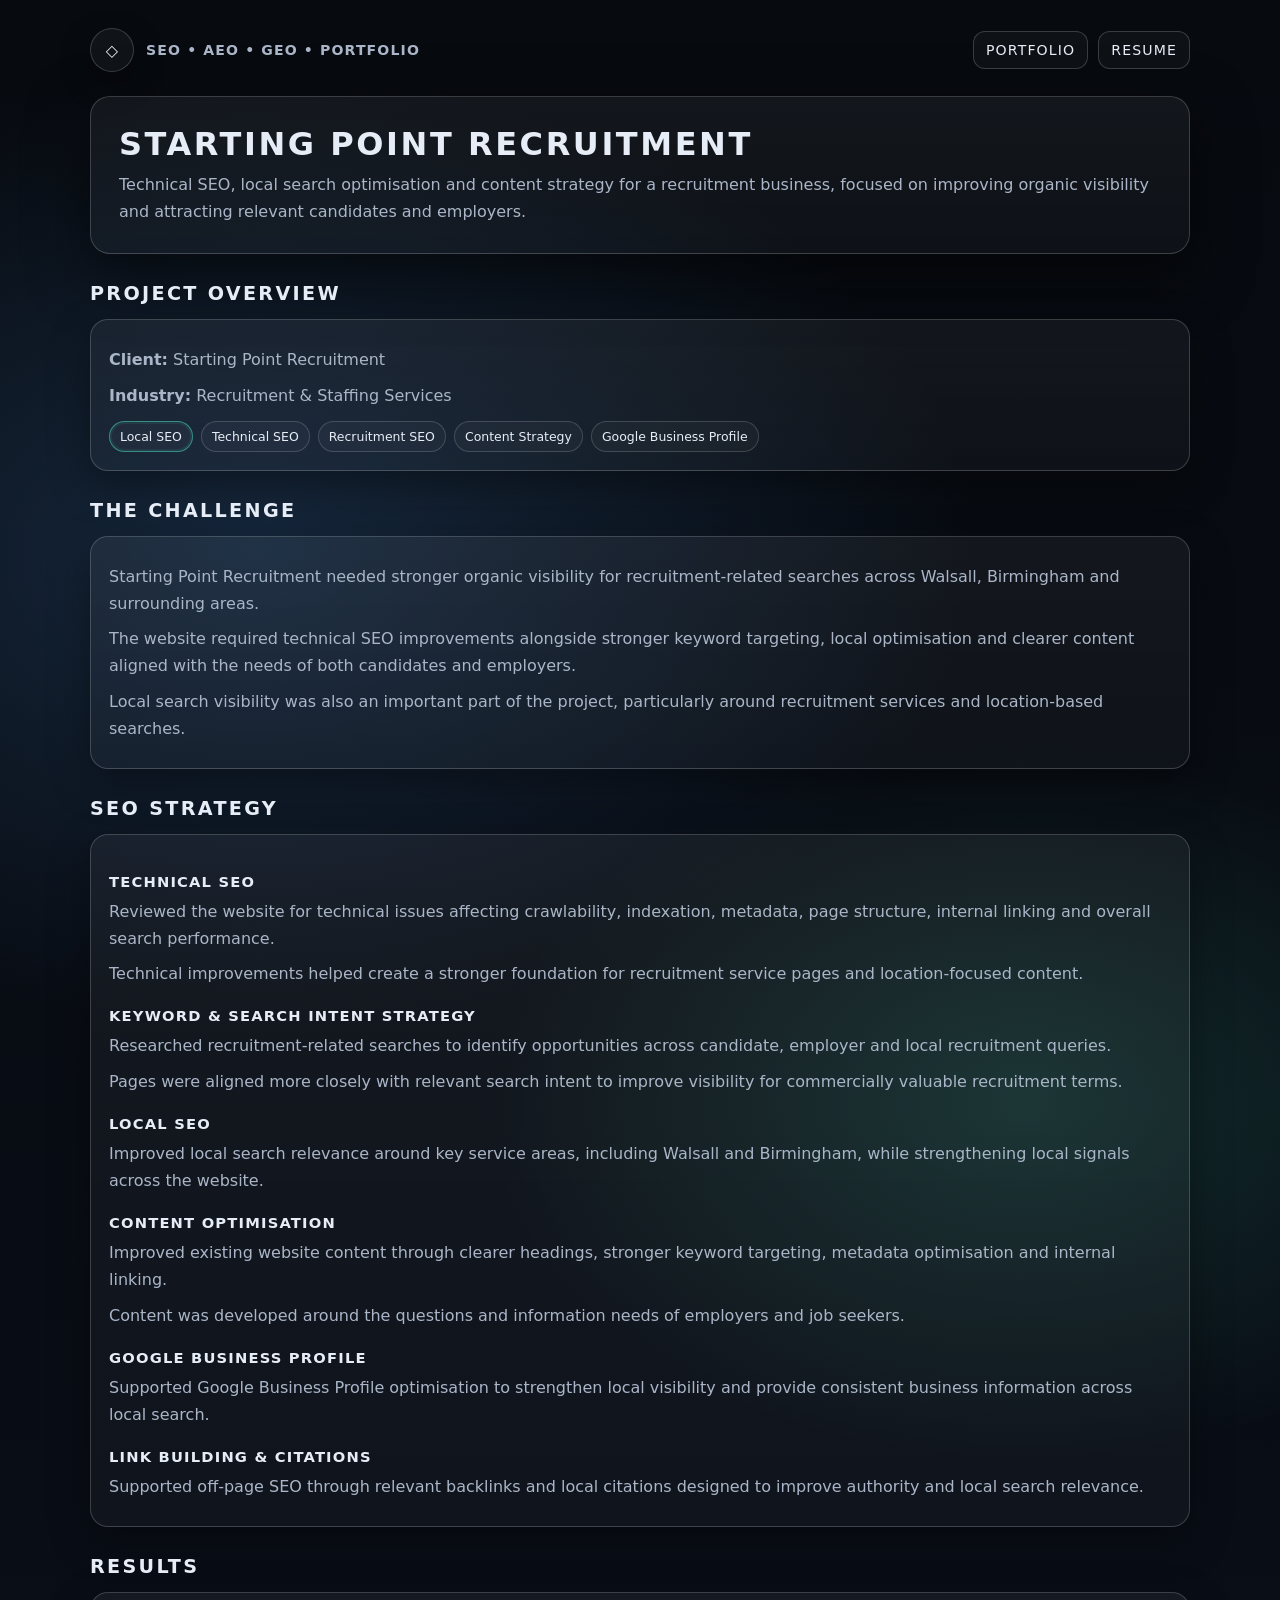
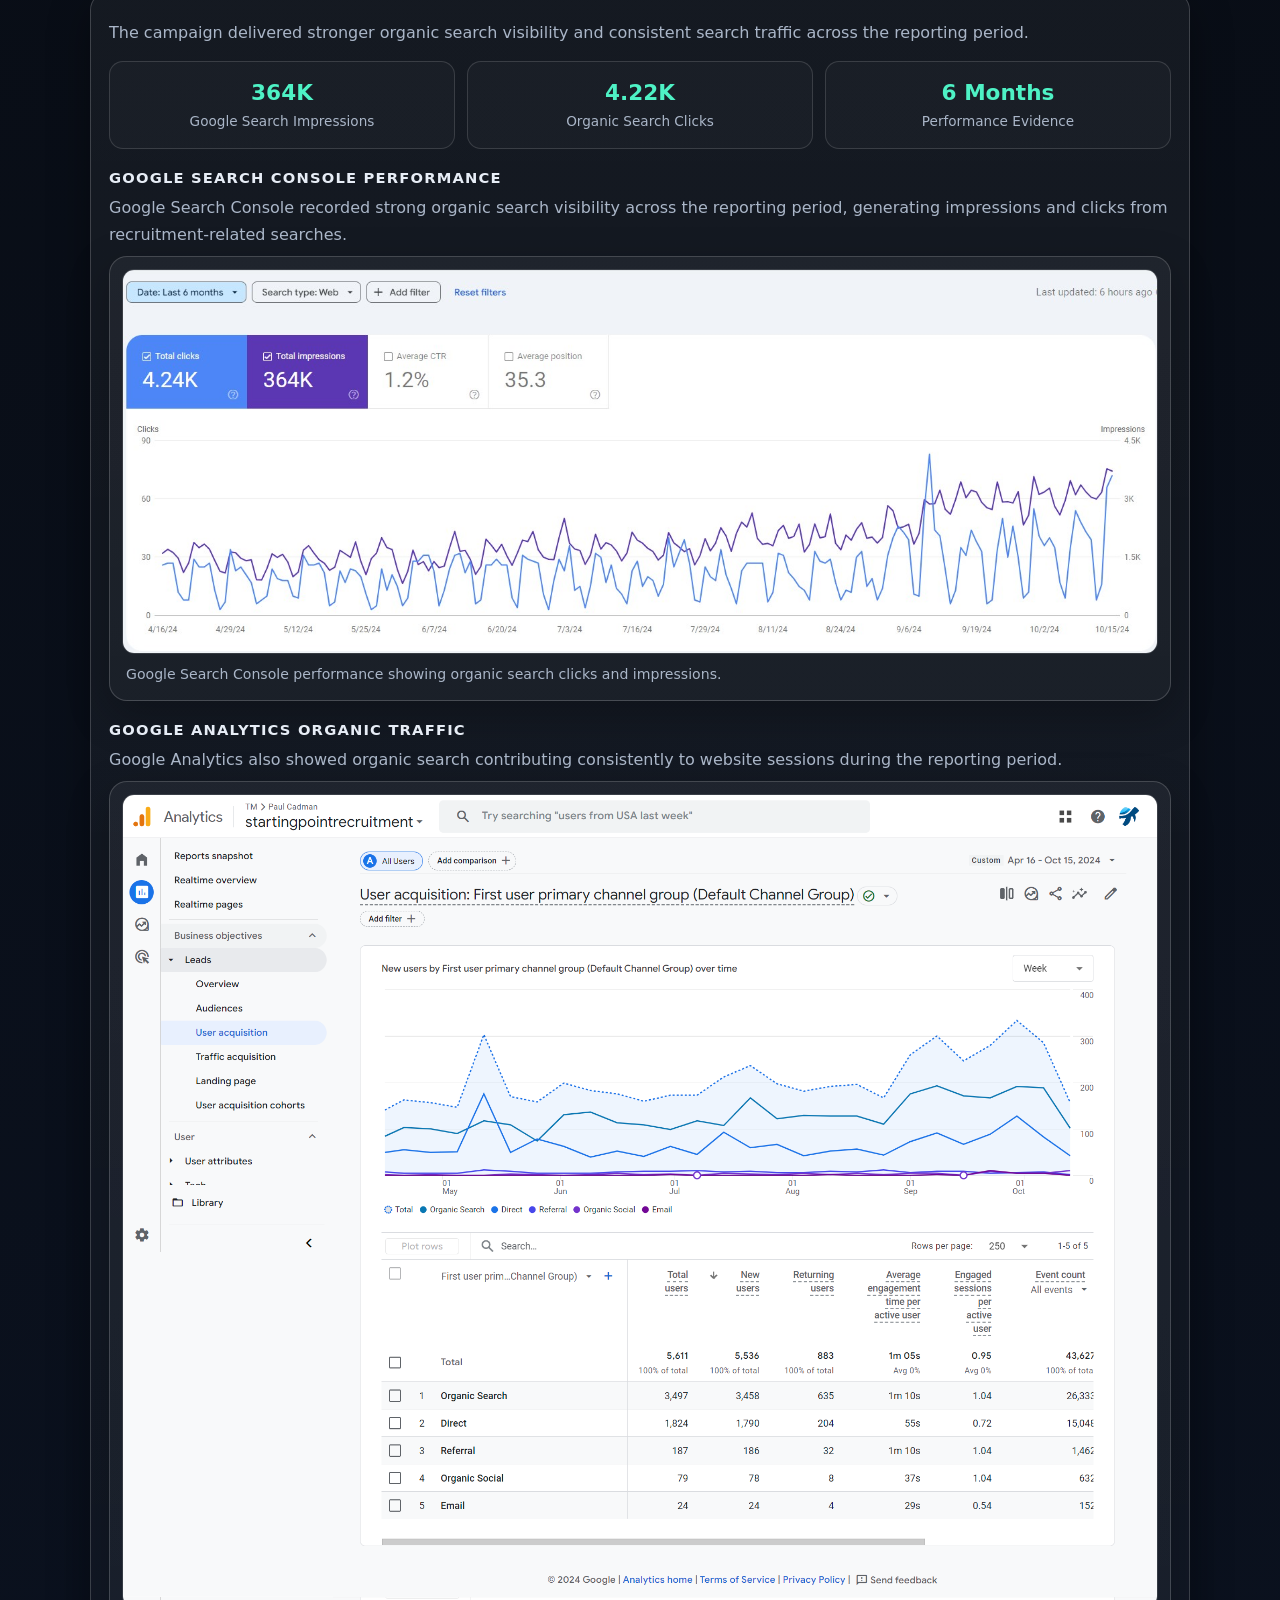
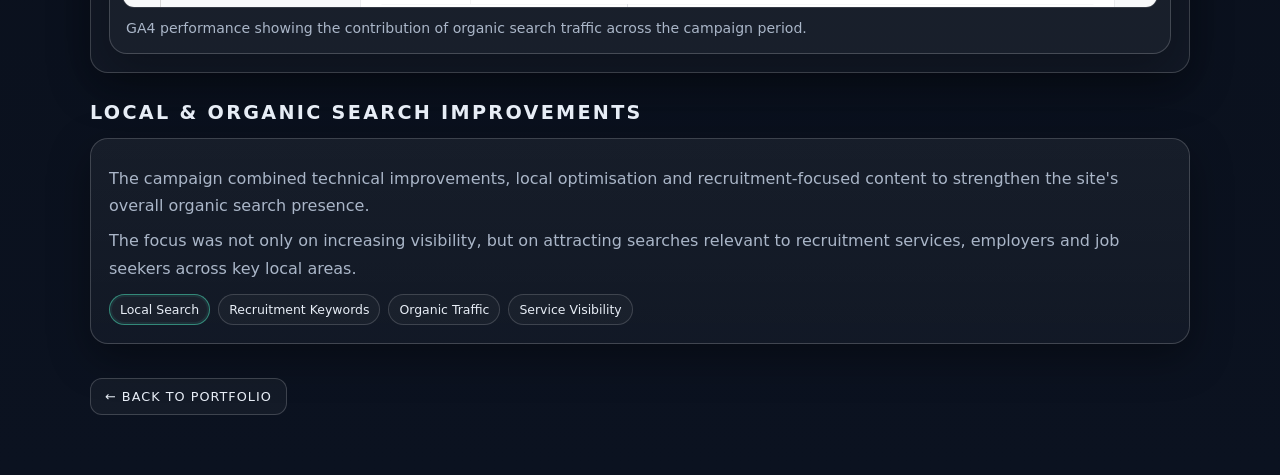
<file: starting-point-recruitment.html>
<!doctype html>
<html lang="en">

<head>
  <meta charset="utf-8" />

  <meta
    name="viewport"
    content="width=device-width, initial-scale=1"
  />

  <title>Starting Point Recruitment SEO Case Study | Sourabh Raul</title>

  <meta
    name="description"
    content="Starting Point Recruitment SEO case study covering technical SEO, local SEO, content strategy and organic search performance."
  />

  <meta
    name="robots"
    content="noindex, nofollow, noarchive"
  />

  <link
    rel="stylesheet"
    href="assets/css/style.css"
  />

</head>


<body>

<div class="container">


  <!-- Header -->

  <header class="topbar">

    <div class="brand">

      <div class="logo">
        ◇
      </div>

      <div class="brand-title">
        SEO • AEO • GEO • Portfolio
      </div>

    </div>


    <nav class="nav">

      <a href="index.html">
        Portfolio
      </a>

      <a
        href="https://sourabhraul95.github.io/"
        target="_blank"
        rel="noopener noreferrer"
      >
        Resume
      </a>

    </nav>

  </header>



  <!-- Introduction -->

  <section class="hero">

    <h1>
      Starting Point Recruitment
    </h1>

    <p>
      Technical SEO, local search optimisation and content strategy
      for a recruitment business, focused on improving organic
      visibility and attracting relevant candidates and employers.
    </p>

  </section>



  <!-- Project Overview -->

  <h2 class="section-title">
    Project Overview
  </h2>

  <div class="card">

    <p>
      <strong>Client:</strong>
      Starting Point Recruitment
    </p>

    <p>
      <strong>Industry:</strong>
      Recruitment &amp; Staffing Services
    </p>

    <div class="chips">

      <span class="chip accent">
        Local SEO
      </span>

      <span class="chip">
        Technical SEO
      </span>

      <span class="chip">
        Recruitment SEO
      </span>

      <span class="chip">
        Content Strategy
      </span>

      <span class="chip">
        Google Business Profile
      </span>

    </div>

  </div>



  <!-- Challenge -->

  <h2 class="section-title">
    The Challenge
  </h2>

  <div class="card">

    <p>
      Starting Point Recruitment needed stronger organic visibility
      for recruitment-related searches across Walsall, Birmingham
      and surrounding areas.
    </p>

    <p>
      The website required technical SEO improvements alongside
      stronger keyword targeting, local optimisation and clearer
      content aligned with the needs of both candidates and employers.
    </p>

    <p>
      Local search visibility was also an important part of the
      project, particularly around recruitment services and
      location-based searches.
    </p>

  </div>



  <!-- SEO Strategy -->

  <h2 class="section-title">
    SEO Strategy
  </h2>

  <div class="card">


    <h3>
      Technical SEO
    </h3>

    <p>
      Reviewed the website for technical issues affecting
      crawlability, indexation, metadata, page structure,
      internal linking and overall search performance.
    </p>

    <p>
      Technical improvements helped create a stronger foundation
      for recruitment service pages and location-focused content.
    </p>


    <h3>
      Keyword &amp; Search Intent Strategy
    </h3>

    <p>
      Researched recruitment-related searches to identify
      opportunities across candidate, employer and local
      recruitment queries.
    </p>

    <p>
      Pages were aligned more closely with relevant search intent
      to improve visibility for commercially valuable recruitment
      terms.
    </p>


    <h3>
      Local SEO
    </h3>

    <p>
      Improved local search relevance around key service areas,
      including Walsall and Birmingham, while strengthening local
      signals across the website.
    </p>


    <h3>
      Content Optimisation
    </h3>

    <p>
      Improved existing website content through clearer headings,
      stronger keyword targeting, metadata optimisation and
      internal linking.
    </p>

    <p>
      Content was developed around the questions and information
      needs of employers and job seekers.
    </p>


    <h3>
      Google Business Profile
    </h3>

    <p>
      Supported Google Business Profile optimisation to strengthen
      local visibility and provide consistent business information
      across local search.
    </p>


    <h3>
      Link Building &amp; Citations
    </h3>

    <p>
      Supported off-page SEO through relevant backlinks and local
      citations designed to improve authority and local search
      relevance.
    </p>

  </div>



  <!-- Results -->

  <h2 class="section-title">
    Results
  </h2>

  <div class="card">

    <p>
      The campaign delivered stronger organic search visibility
      and consistent search traffic across the reporting period.
    </p>


    <div class="stats-grid">

      <div class="stat">
        <strong>364K</strong>
        <span>Google Search Impressions</span>
      </div>

      <div class="stat">
        <strong>4.22K</strong>
        <span>Organic Search Clicks</span>
      </div>

      <div class="stat">
        <strong>6 Months</strong>
        <span>Performance Evidence</span>
      </div>

    </div>


    <!-- GSC -->

    <h3>
      Google Search Console Performance
    </h3>

    <p>
      Google Search Console recorded strong organic search
      visibility across the reporting period, generating
      impressions and clicks from recruitment-related searches.
    </p>

    <div class="case-image">

      <img
        src="assets/img/starting-point-recruitment/spr-gsc-performance.jpg"
        alt="Starting Point Recruitment Google Search Console organic performance"
        loading="lazy"
      />

      <p>
        Google Search Console performance showing organic
        search clicks and impressions.
      </p>

    </div>


    <!-- GA4 -->

    <h3>
      Google Analytics Organic Traffic
    </h3>

    <p>
      Google Analytics also showed organic search contributing
      consistently to website sessions during the reporting period.
    </p>

    <div class="case-image">

      <img
        src="assets/img/starting-point-recruitment/spr-ga4-organic-sessions.png"
        alt="Starting Point Recruitment Google Analytics organic search sessions"
        loading="lazy"
      />

      <p>
        GA4 performance showing the contribution of organic
        search traffic across the campaign period.
      </p>

    </div>

  </div>



  <!-- Local Search Improvements -->

  <h2 class="section-title">
    Local &amp; Organic Search Improvements
  </h2>

  <div class="card">

    <p>
      The campaign combined technical improvements, local
      optimisation and recruitment-focused content to strengthen
      the site's overall organic search presence.
    </p>

    <p>
      The focus was not only on increasing visibility, but on
      attracting searches relevant to recruitment services,
      employers and job seekers across key local areas.
    </p>

    <div class="chips">

      <span class="chip accent">
        Local Search
      </span>

      <span class="chip">
        Recruitment Keywords
      </span>

      <span class="chip">
        Organic Traffic
      </span>

      <span class="chip">
        Service Visibility
      </span>

    </div>

  </div>



  <!-- Back Button -->

  <div class="btn-row">

    <a
      class="btn"
      href="index.html"
    >
      ← Back to Portfolio
    </a>

  </div>


</div>

</body>

</html>
</file>
<file: assets/css/style.css>
:root{
  --bg0:#070a0f;
  --bg1:#0b1220;
  --text:#e7edf6;
  --muted:#aab6c8;
  --line:rgba(255,255,255,.18);
  --glass:rgba(255,255,255,.06);
  --accent:#4ef2c5;
  --accent2:#56a8ff;
  --shadow:0 20px 60px rgba(0,0,0,.55);
}

*{
  box-sizing:border-box;
}

html{
  scroll-behavior:smooth;
}

body{
  margin:0;
  min-height:100vh;
  color:var(--text);
  font-family:ui-sans-serif,system-ui,-apple-system,Segoe UI,Roboto,Helvetica,Arial,sans-serif;
  background:
    radial-gradient(
      1200px 800px at 20% 15%,
      rgba(86,168,255,.18),
      transparent 60%
    ),
    radial-gradient(
      900px 600px at 80% 30%,
      rgba(78,242,197,.14),
      transparent 60%
    ),
    linear-gradient(
      180deg,
      var(--bg0),
      var(--bg1)
    );
}

a{
  color:inherit;
  text-decoration:none;
}

a:hover{
  color:var(--accent);
}

img{
  max-width:100%;
}


/* =========================
   MAIN CONTAINER
   ========================= */

.container{
  width:min(1100px,92vw);
  margin:0 auto;
  padding:28px 0 60px;
}


/* =========================
   HEADER
   ========================= */

.topbar{
  display:flex;
  align-items:center;
  justify-content:space-between;
  gap:16px;
  margin-bottom:24px;
}

.brand{
  display:flex;
  align-items:center;
  gap:12px;
}

.logo{
  width:44px;
  height:44px;
  border-radius:50%;
  border:1px solid var(--line);
  display:grid;
  place-items:center;
  background:rgba(255,255,255,.04);
  box-shadow:0 12px 30px rgba(0,0,0,.35);
}

.brand-title{
  font-weight:700;
  letter-spacing:.08em;
  text-transform:uppercase;
  font-size:.88rem;
  color:var(--muted);
}


/* =========================
   NAVIGATION
   ========================= */

.nav{
  display:flex;
  flex-wrap:wrap;
  gap:10px;
}

.nav a{
  padding:10px 12px;
  border:1px solid var(--line);
  border-radius:12px;
  background:rgba(255,255,255,.03);
  font-size:.88rem;
  text-transform:uppercase;
  letter-spacing:.08em;
  transition:
    transform .15s ease,
    border-color .2s ease,
    background .2s ease;
}

.nav a:hover{
  transform:translateY(-1px);
  border-color:rgba(78,242,197,.5);
  background:rgba(255,255,255,.05);
}


/* =========================
   HERO
   ========================= */

.hero{
  border:1px solid var(--line);
  border-radius:20px;
  padding:28px;
  background:
    linear-gradient(
      180deg,
      rgba(255,255,255,.05),
      rgba(255,255,255,.03)
    );
  box-shadow:var(--shadow);
  margin-bottom:18px;
}

.hero h1{
  margin:0 0 8px;
  font-size:2rem;
  letter-spacing:.08em;
  text-transform:uppercase;
}

.hero p{
  margin:0;
  color:var(--muted);
  line-height:1.7;
}


/* =========================
   SECTION TITLES
   ========================= */

.section-title{
  margin:28px 0 14px;
  font-size:1.2rem;
  letter-spacing:.12em;
  text-transform:uppercase;
}


/* =========================
   PROJECT GRID
   ========================= */

.projects-grid{
  display:grid;
  grid-template-columns:repeat(2,minmax(0,1fr));
  gap:16px;
}


/* =========================
   CARDS
   ========================= */

.card{
  border:1px solid var(--line);
  border-radius:18px;
  padding:18px;
  background:
    linear-gradient(
      180deg,
      rgba(255,255,255,.05),
      rgba(255,255,255,.03)
    );
  box-shadow:0 14px 40px rgba(0,0,0,.35);
}

.card h2{
  margin:0 0 8px;
  font-size:1rem;
  text-transform:uppercase;
  letter-spacing:.1em;
}

.card h3{
  margin:20px 0 8px;
  font-size:.92rem;
  text-transform:uppercase;
  letter-spacing:.08em;
}

.card p{
  color:var(--muted);
  line-height:1.7;
  margin-top:8px;
  margin-bottom:8px;
}


/* =========================
   CHIPS
   ========================= */

.chips{
  display:flex;
  flex-wrap:wrap;
  gap:8px;
  margin-top:12px;
}

.chip{
  padding:7px 10px;
  border-radius:999px;
  border:1px solid rgba(255,255,255,.16);
  font-size:.78rem;
  background:rgba(255,255,255,.03);
}

.chip.accent{
  border-color:rgba(78,242,197,.5);
  box-shadow:0 0 0 2px rgba(78,242,197,.08) inset;
}


/* =========================
   BUTTONS
   ========================= */

.btn-row{
  display:flex;
  flex-wrap:wrap;
  gap:10px;
  margin-top:20px;
}

.btn{
  display:inline-flex;
  align-items:center;
  justify-content:center;
  margin-top:14px;
  padding:10px 14px;
  border-radius:12px;
  border:1px solid rgba(255,255,255,.18);
  background:rgba(255,255,255,.04);
  text-transform:uppercase;
  font-size:.8rem;
  letter-spacing:.08em;
  transition:
    transform .15s ease,
    border-color .2s ease,
    background .2s ease;
}

.btn:hover{
  transform:translateY(-1px);
  border-color:rgba(78,242,197,.5);
  background:rgba(255,255,255,.06);
}


/* =========================
   NOTE
   ========================= */

.note{
  margin-top:18px;
  padding:14px;
  border-left:2px solid var(--accent);
  background:rgba(255,255,255,.03);
  border-radius:12px;
  color:var(--muted);
  line-height:1.6;
}


/* =========================
   ILF / CASE STUDY STATS
   ========================= */

.stats-grid{
  display:grid;
  grid-template-columns:repeat(3,minmax(0,1fr));
  gap:12px;
  margin-top:14px;
}

.stat{
  padding:18px;
  border:1px solid rgba(255,255,255,.14);
  border-radius:14px;
  background:rgba(255,255,255,.025);
  text-align:center;
}

.stat strong{
  display:block;
  color:var(--accent);
  font-size:1.35rem;
  margin-bottom:6px;
}

.stat span{
  color:var(--muted);
  font-size:.85rem;
}


/* =========================
   CASE STUDY LISTS
   ========================= */

.case-list{
  margin:10px 0 0 20px;
  padding:0;
  color:var(--muted);
  line-height:1.7;
}

.case-list li{
  margin-bottom:8px;
}


/* =========================
   CASE STUDY GALLERY
   ========================= */

.case-gallery{
  display:grid;
  grid-template-columns:repeat(2,minmax(0,1fr));
  gap:16px;
}

.case-image{
  border:1px solid var(--line);
  border-radius:18px;
  padding:12px;
  background:
    linear-gradient(
      180deg,
      rgba(255,255,255,.05),
      rgba(255,255,255,.03)
    );
  box-shadow:0 14px 40px rgba(0,0,0,.25);
}

.case-image img{
  width:100%;
  display:block;
  border-radius:12px;
  border:1px solid rgba(255,255,255,.12);
}

.case-image p{
  margin:10px 4px 2px;
  color:var(--muted);
  font-size:.88rem;
  line-height:1.5;
}


/* =========================
   RESPONSIVE
   ========================= */

@media(max-width:800px){

  .projects-grid{
    grid-template-columns:1fr;
  }

  .case-gallery{
    grid-template-columns:1fr;
  }

  .stats-grid{
    grid-template-columns:1fr;
  }

  .topbar{
    align-items:flex-start;
    flex-direction:column;
  }

  .hero h1{
    font-size:1.55rem;
  }

}
</file>
